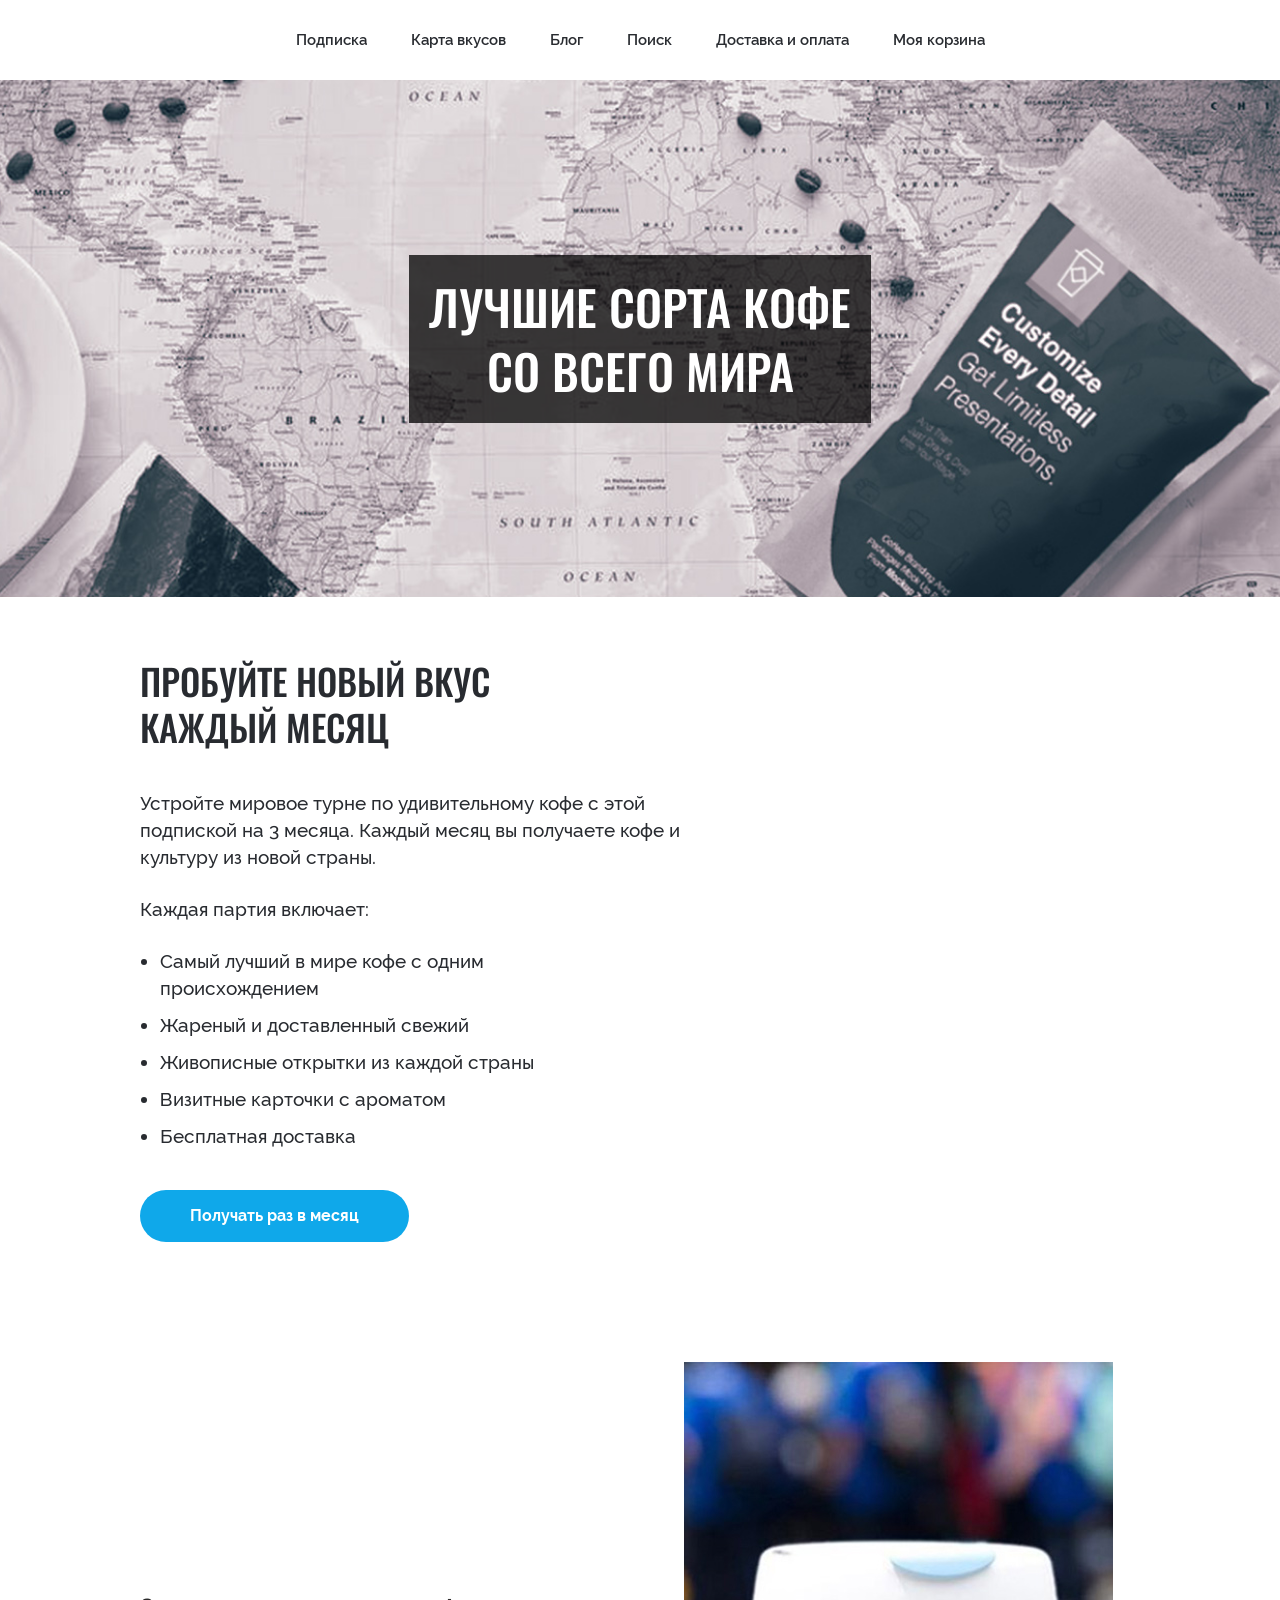
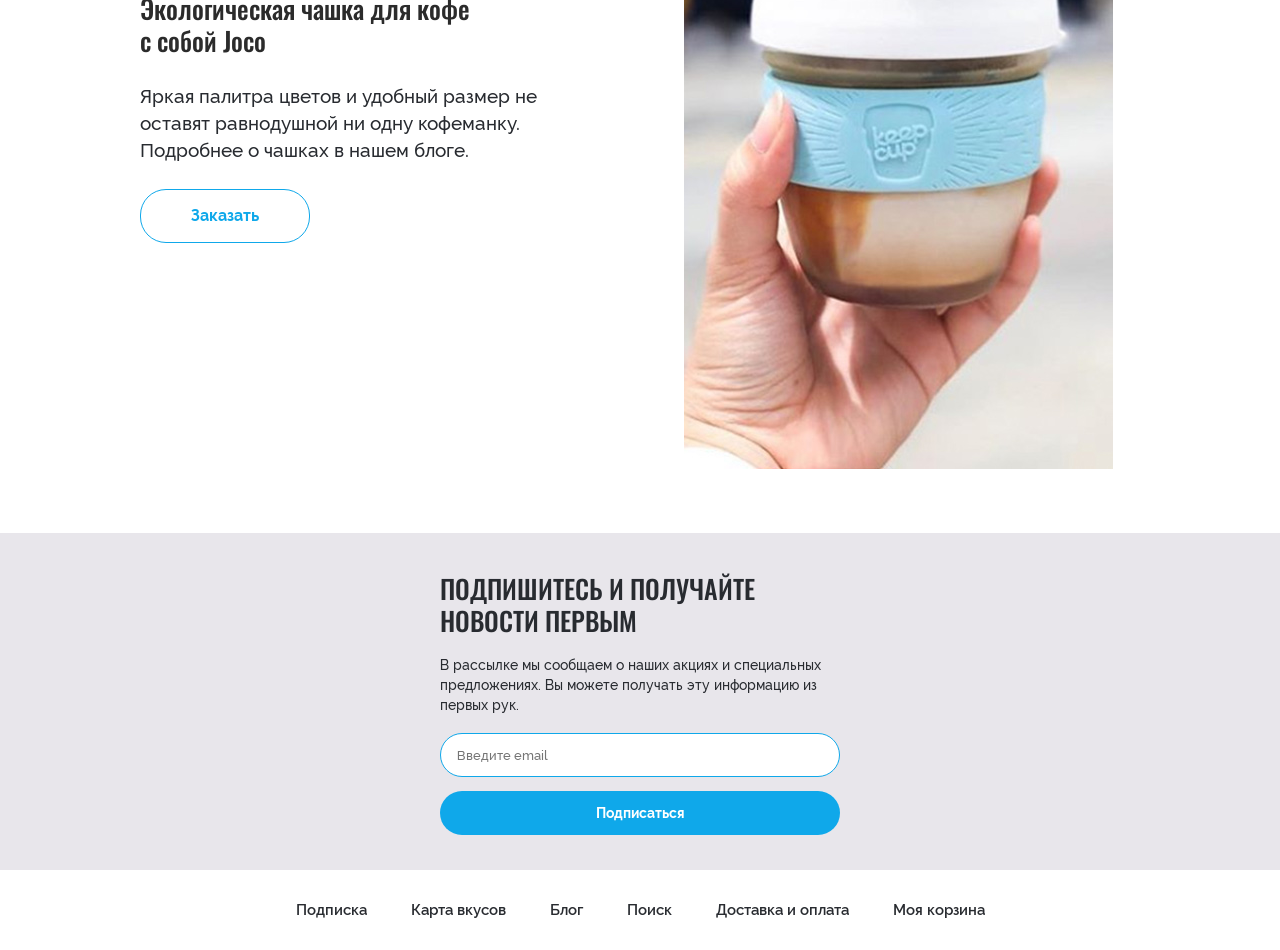
<file: 19 лаба/index.html>
<!DOCTYPE html>
<html>

<head>
    <meta charset="utf-8">
    <title>Coffee Page</title>
    <link href="css/style.css" rel="stylesheet">
    <link href="https://fonts.googleapis.com/css?family=Oswald:500&display=swap&subset=cyrillic" rel="stylesheet">
</head>

<body>
    <div class="top_menu">
        <ul class="menu">
            <li class="menu_item">
                <a href="#" class="menu_link">Подписка</a>
            </li>
            <li class="menu_item">
                <a href="#" class="menu_link">Карта вкусов</a>
            </li>
            <li class="menu_item">
                <a href="#" class="menu_link">Блог</a>
            </li>
            <li class="menu_item">
                <a href="#" class="menu_link">Поиск</a>
            </li>
            <li class="menu_item">
                <a href="#" class="menu_link">Доставка и оплата</a>
            </li>
            <li class="menu_item">
                <a href="#" class="menu_link">Моя корзина</a>
            </li>
        </ul>
    </div>
    <div class="top_block_wrapper">
        <div class="top_block_title_wrapper">
            <h1 class="top_block_title">
                Лучшие сорта кофе<br>со всего мира
            </h1>
        </div>
    </div>
    <div class="content_wrapper">
        <h2 class="content_title">Пробуйте новый вкус<br>каждый месяц</h2>
        <p class="text">
            Устройте мировое турне по удивительному кофе с этой подпиской на 3 месяца. Каждый месяц вы получаете кофе и
            культуру из новой страны.
        </p>
        <p class="text">
            Каждая партия включает:
        </p>
        <ul class="content_list">
            <li class="content_list_item">Самый лучший в мире кофе с одним происхождением</li>
            <li class="content_list_item">Жареный и доставленный свежий</li>
            <li class="content_list_item">Живописные открытки из каждой страны</li>
            <li class="content_list_item">Визитные карточки с ароматом</li>
            <li class="content_list_item">Бесплатная доставка</li>
        </ul>
        <a href="#" class="order_button">Получать раз в месяц</a>
    </div>
    <div class="content_wrapper" id="goodsBlock">
        <div class="order_text_wrapper">
            <h3 class="order_title">Экологическая чашка для кофе с собой Joco</h3>
            <p class="text">
                Яркая палитра цветов и удобный размер не оставят равнодушной ни одну кофеманку. Подробнее о чашках в
                нашем блоге.
            </p>
            <a href="#" class="button_light">Заказать</a>
        </div>
        <div class="order_picture_wrapper">
            <img src="images/coffee.jpg" alt="Coffee">
        </div>
    </div>
    <div class="subscribe_block">
        <div class="subscribe_content">
            <h2 class="subscribe_title">
                Подпишитесь и получайте<br>
                новости первым
            </h2>

            <p class="subscribe_text">
                В рассылке мы сообщаем о наших акциях и специальных
                предложениях. Вы можете получать эту информацию из
                первых рук.
            </p>

            <form class="subscribe_form" action="#" method="get">
                <input class="subscribe_email" type="email" name="email" placeholder="Введите email" required>

                <button class="subscribe_button" type="submit">
                    Подписаться
                </button>
            </form>
        </div>
    </div>
    <div class="bottom_menu">
        <ul class="menu">
            <li class="menu_item">
                <a href="#" class="menu_link">Подписка</a>
            </li>
            <li class="menu_item">
                <a href="#" class="menu_link">Карта вкусов</a>
            </li>
            <li class="menu_item">
                <a href="#" class="menu_link">Блог</a>
            </li>
            <li class="menu_item">
                <a href="#" class="menu_link">Поиск</a>
            </li>
            <li class="menu_item">
                <a href="#" class="menu_link">Доставка и оплата</a>
            </li>
            <li class="menu_item">
                <a href="#" class="menu_link">Моя корзина</a>
            </li>
        </ul>
    </div>
    <script src="js/app.js"></script>
</body>

</html>
</file>
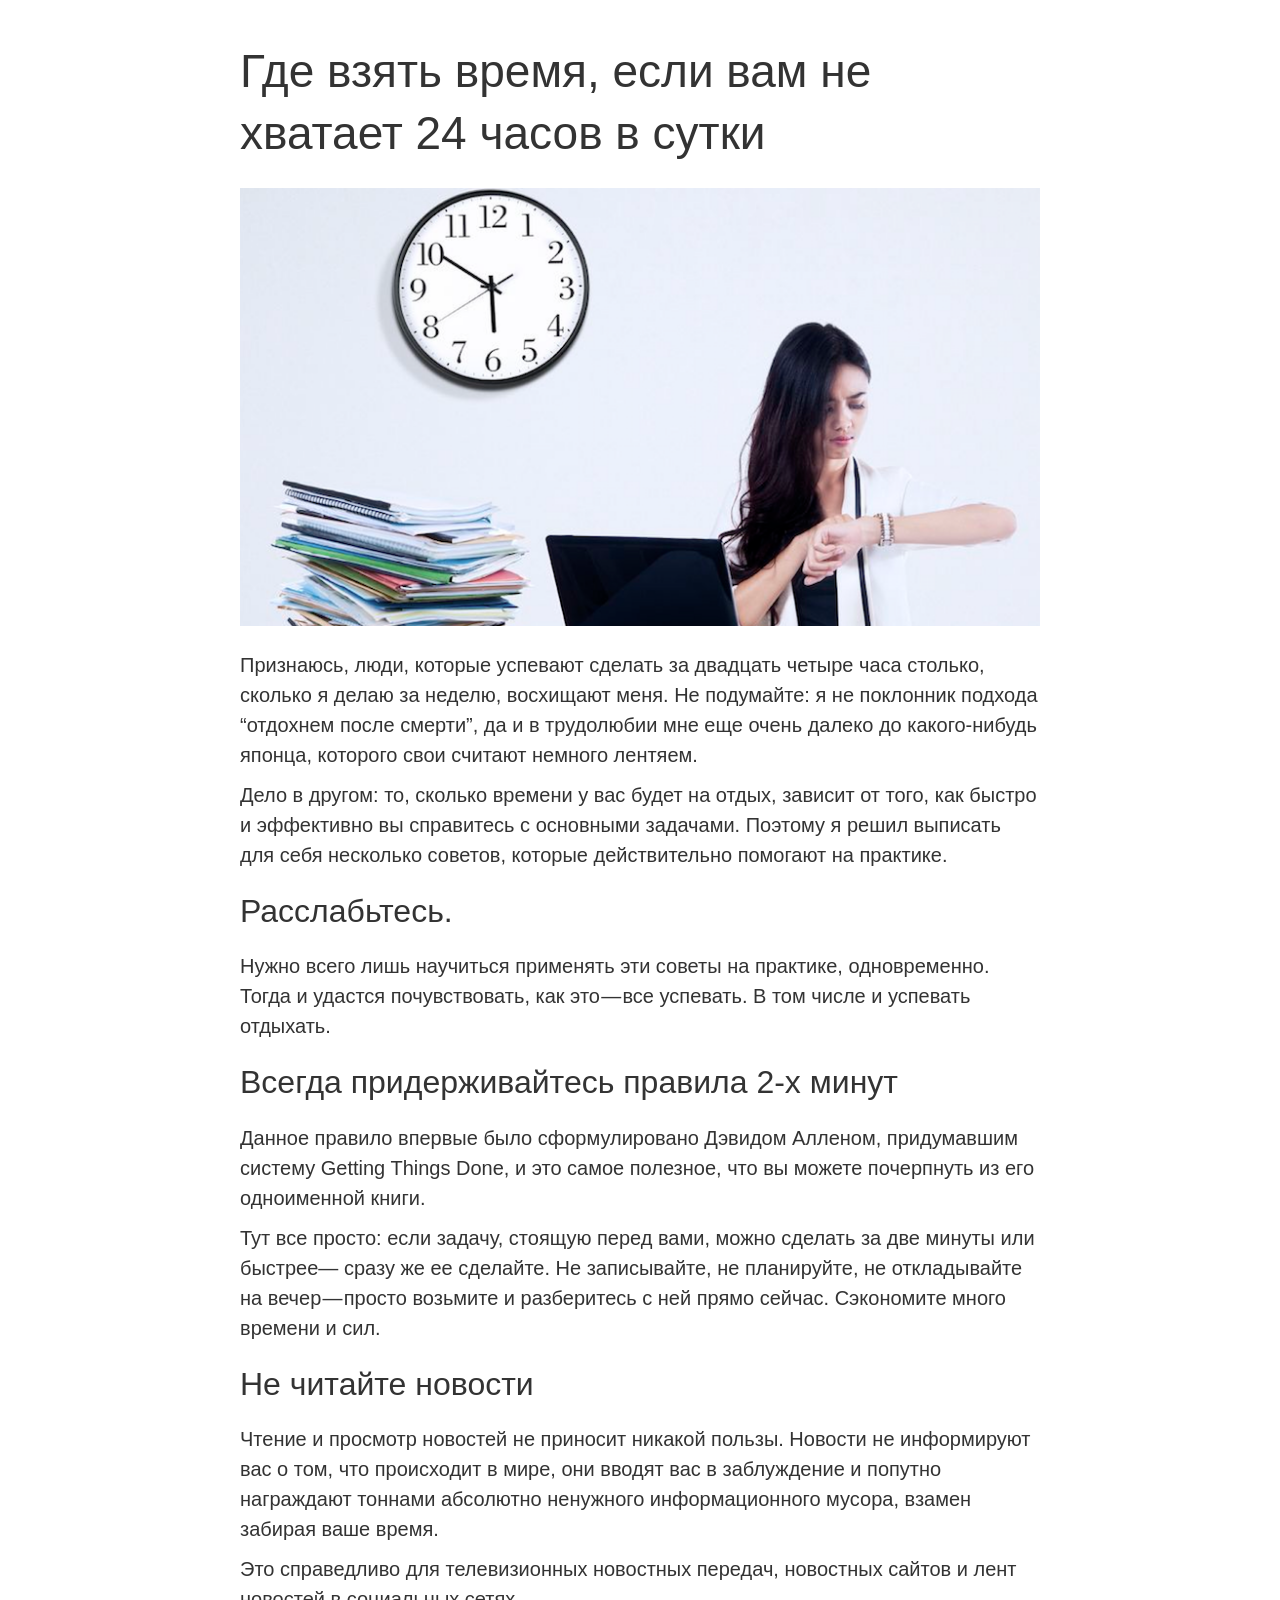
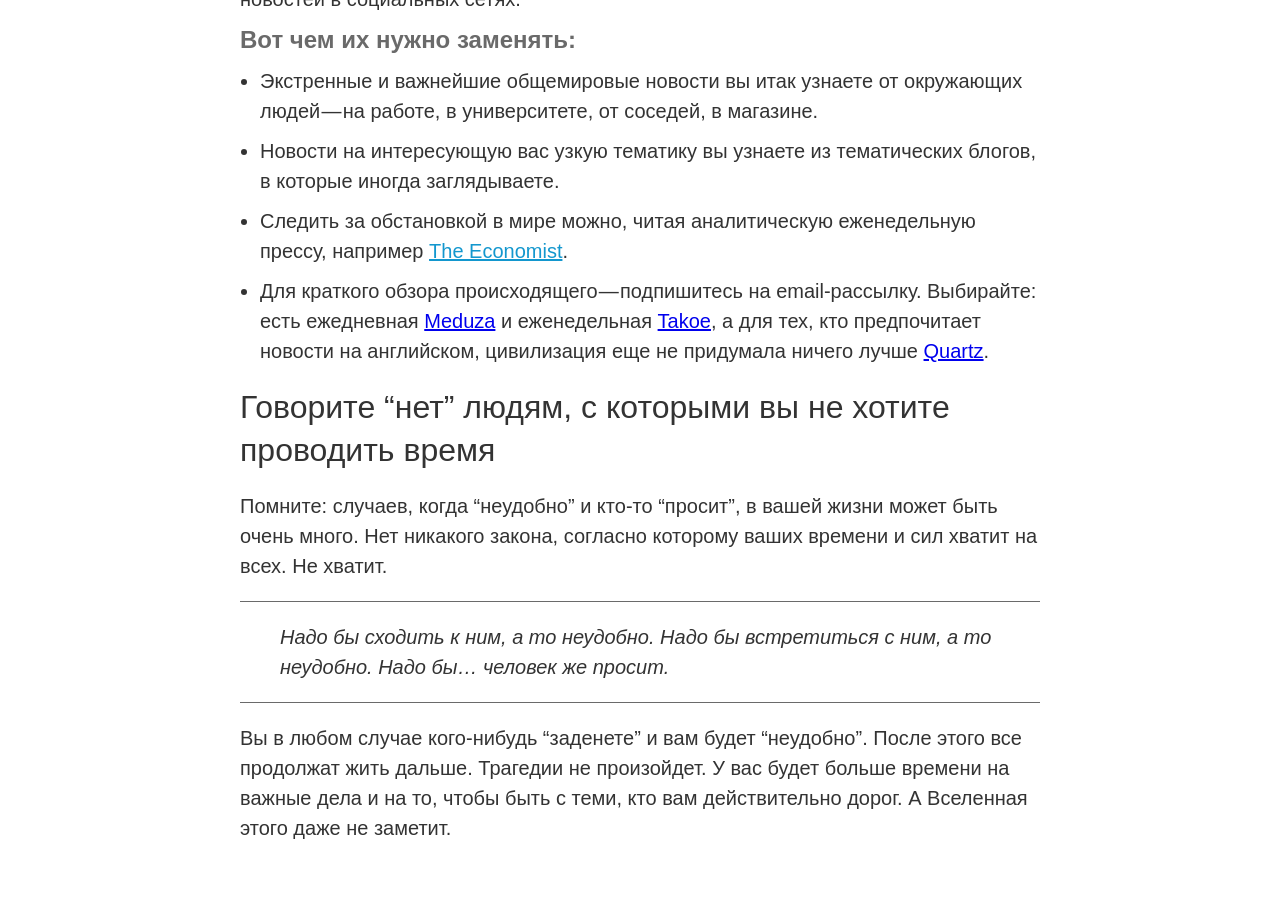
<file: 2-broken-article/index.html>
<!DOCTYPE html>
<html>
    <head>
        <meta charset="utf-8">
        <title>Где взять время, если вам не хватает 24 часов в сутки</title>
        <link href="css/style.css" rel="stylesheet">
    </head>
    <body class="article_wrapper">
        <div class="text_section">
            <h1 class="main_title">Где взять время, если вам не хватает 24 часов в сутки</h1>
            <img src="images/photo.png" alt="Работа и время" class="article_photo">
            <p class="text">
                Признаюсь, люди, которые успевают сделать за двадцать четыре часа столько, сколько я делаю за неделю, восхищают меня. Не подумайте: я не поклонник подхода “отдохнем после смерти”, да и в трудолюбии мне еще очень далеко до какого-нибудь японца, которого свои считают немного лентяем.
            </p>
            <p class="text">
                Дело в другом: то, сколько времени у вас будет на отдых, зависит от того, как быстро и эффективно вы справитесь с основными задачами. Поэтому я решил выписать для себя несколько советов, которые действительно помогают на практике.
            </p>
        </div>

        <div class="text_section">
            <h2 class="paragraph_title">Расслабьтесь.</h2>
            <p class="text">
                Нужно всего лишь научиться применять эти советы на практике, одновременно. Тогда и удастся почувствовать, как это — все успевать. В том числе и успевать отдыхать.
            </p>
        </div>

        <div class="text_section">
            <h2 class="paragraph_title">Всегда придерживайтесь правила 2-х минут</h2>
            <p class="text">
                Данное правило впервые было сформулировано Дэвидом Алленом, придумавшим систему Getting Things Done, и это самое полезное, что вы можете почерпнуть из его одноименной книги.
            </p>
            <p class="text">
                Тут все просто: если задачу, стоящую перед вами, можно сделать за две минуты или быстрее— сразу же ее сделайте. Не записывайте, не планируйте, не откладывайте на вечер — просто возьмите и разберитесь с ней прямо сейчас. Сэкономите много времени и сил.
            </p>
        </div>

        <div class="text_section">
            <h2 class="paragraph_title">Не читайте новости</h2>
            <p class="text">
                Чтение и просмотр новостей не приносит никакой пользы. Новости не информируют вас о том, что происходит в мире, они вводят вас в заблуждение и попутно награждают тоннами абсолютно ненужного информационного мусора, взамен забирая ваше время.
            </p>
            <p class="text">
                Это справедливо для телевизионных новостных передач, новостных сайтов и лент новостей в социальных сетях.
            </p>
            
            <h3 class="list_title">Вот чем их нужно заменять:</h3>
            <ul class="list">
                <li class="list_item">
                    Экстренные и важнейшие общемировые новости вы итак узнаете от окружающих людей — на работе, в университете, от соседей, в магазине.
                </li>
                <li class="list_item">
                    Новости на интересующую вас узкую тематику вы узнаете из тематических блогов, в которые иногда заглядываете.
                </li>
                <li class="list_item">
                    Следить за обстановкой в мире можно, читая аналитическую еженедельную прессу, например <a href="https://www.economist.com/" class="link">The Economist</a>.
                </li>
                <li class="list_item">
                    Для краткого обзора происходящего — подпишитесь на email-рассылку. Выбирайте: есть ежедневная <a href="https://meduza.io/">Meduza</a> и еженедельная <a href="http://takoe.co/">Takoe</a>, а для тех, кто предпочитает новости на английском, цивилизация еще не придумала ничего лучше <a href="https://qz.com/emails/daily-brief/">Quartz</a>.
                </li>
            </ul>
        </div>

        <div class="text_section">
            <h2 class="paragraph_title">Говорите “нет” людям, с которыми вы не хотите проводить время</h2>
            <p class="text">
                Помните: случаев, когда “неудобно” и кто-то “просит”, в вашей жизни может быть очень много. Нет никакого закона, согласно которому ваших времени и сил хватит на всех. Не хватит.
            </p>
            <blockquote class="quote">
                Надо бы сходить к ним, а то неудобно. Надо бы встретиться с ним, а то неудобно. Надо бы… человек же просит.
            </blockquote>
            <p class="text">
                Вы в любом случае кого-нибудь “заденете” и вам будет “неудобно”. После этого все продолжат жить дальше. Трагедии не произойдет. У вас будет больше времени на важные дела и на то, чтобы быть с теми, кто вам действительно дорог. А Вселенная этого даже не заметит.
            </p>
        </div>
    </body>
</html>
</file>
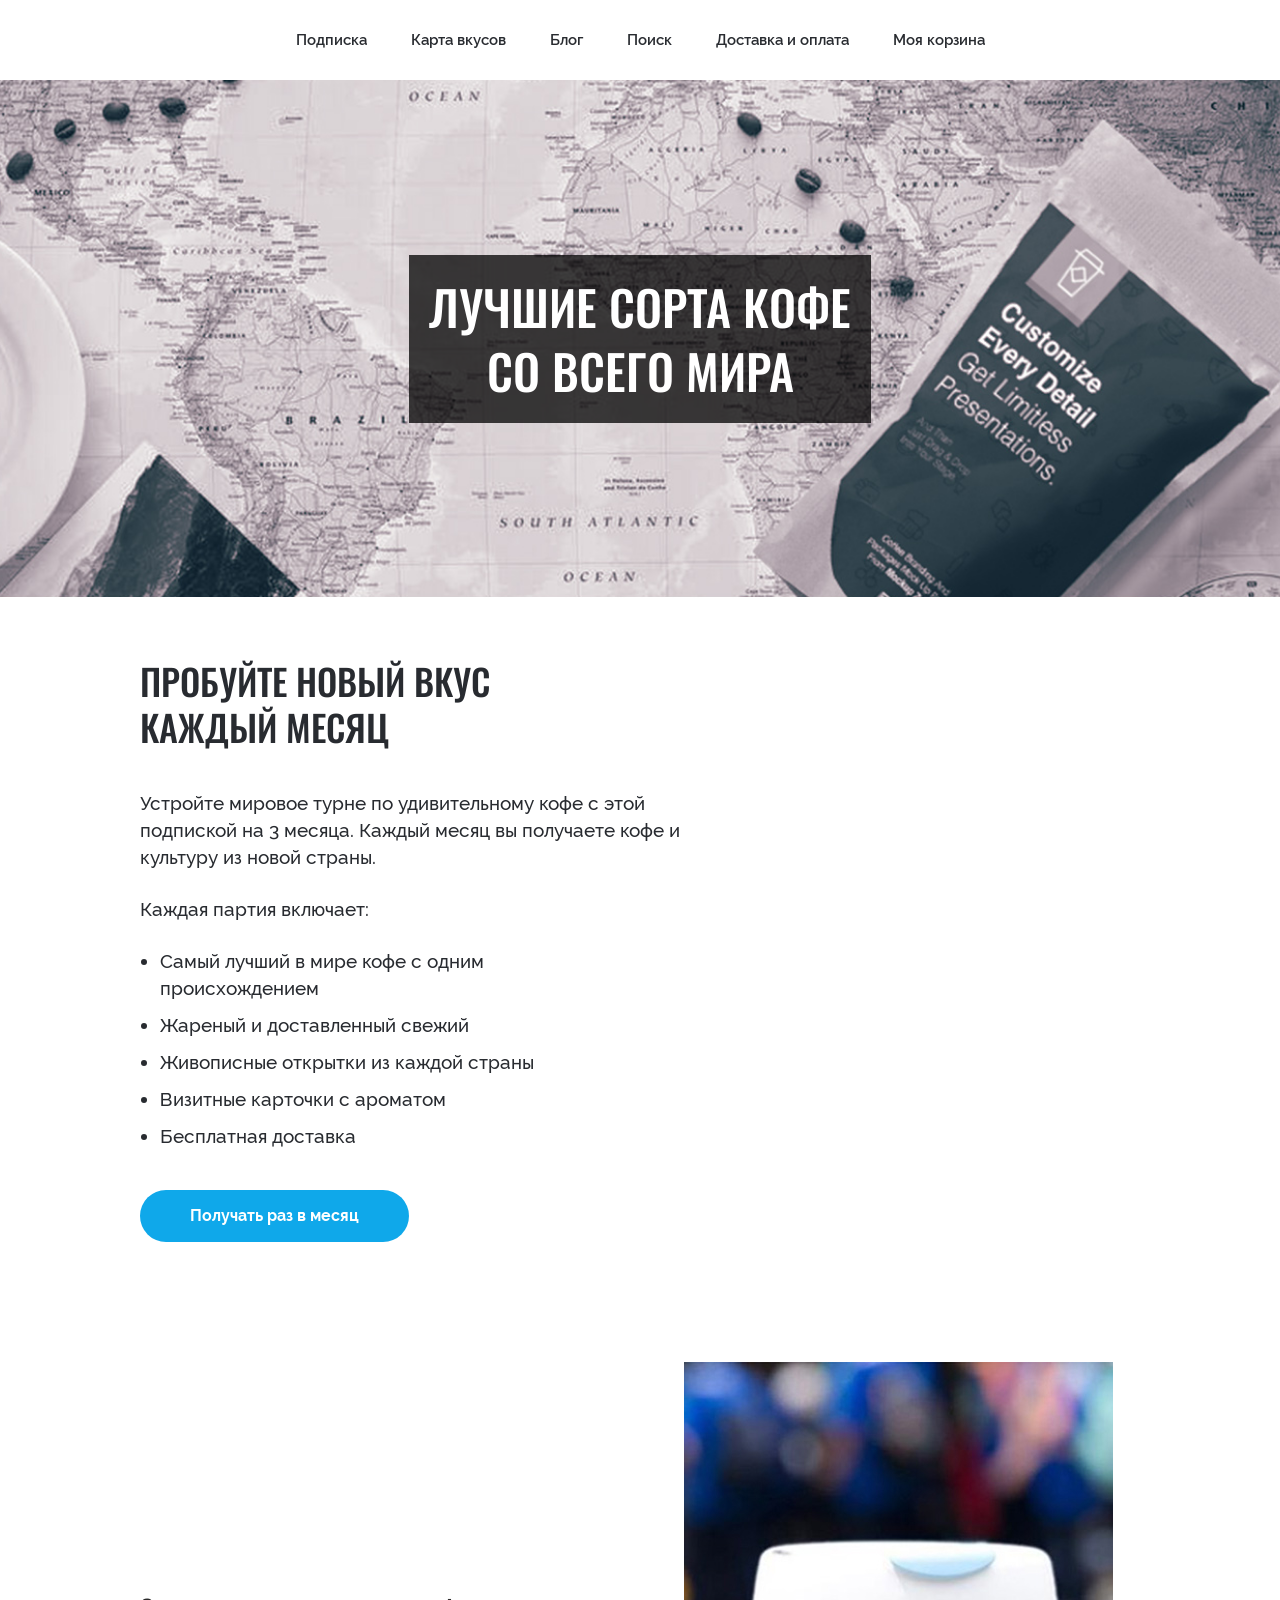
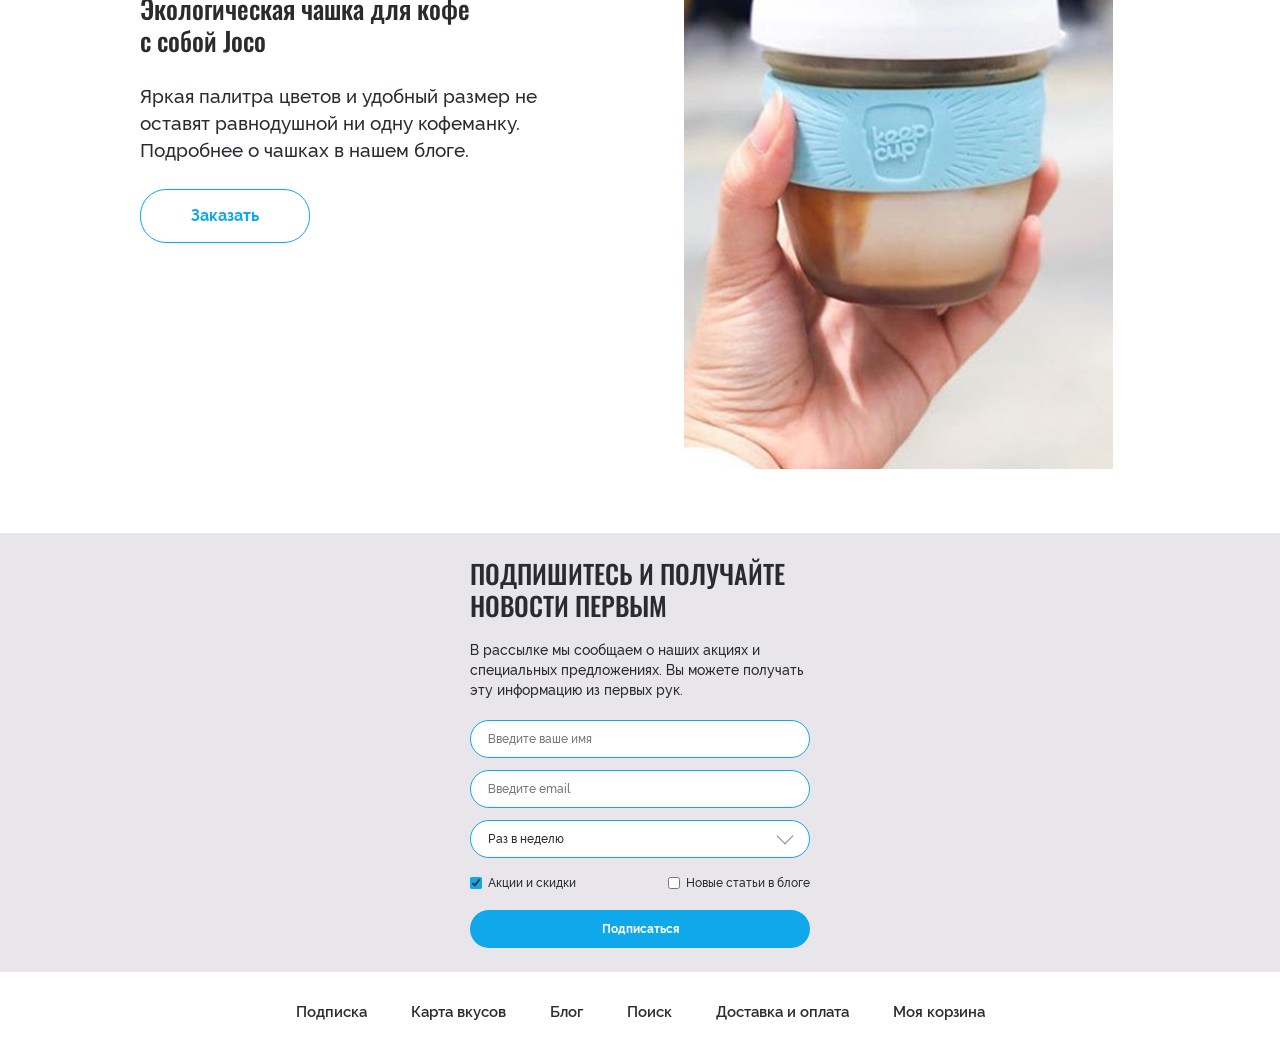
<file: 20 лаба/index.html>
<!DOCTYPE html>
<html>

<head>
    <meta charset="utf-8">
    <title>Coffee Page</title>
    <link href="css/style.css" rel="stylesheet">
    <link href="https://fonts.googleapis.com/css?family=Oswald:500&display=swap&subset=cyrillic" rel="stylesheet">
</head>

<body>
    <div class="top_menu">
        <ul class="menu">
            <li class="menu_item">
                <a href="#" class="menu_link">Подписка</a>
            </li>
            <li class="menu_item">
                <a href="#" class="menu_link">Карта вкусов</a>
            </li>
            <li class="menu_item">
                <a href="#" class="menu_link">Блог</a>
            </li>
            <li class="menu_item">
                <a href="#" class="menu_link">Поиск</a>
            </li>
            <li class="menu_item">
                <a href="#" class="menu_link">Доставка и оплата</a>
            </li>
            <li class="menu_item">
                <a href="#" class="menu_link">Моя корзина</a>
            </li>
        </ul>
    </div>
    <div class="top_block_wrapper">
        <div class="top_block_title_wrapper">
            <h1 class="top_block_title">
                Лучшие сорта кофе<br>со всего мира
            </h1>
        </div>
    </div>
    <div class="content_wrapper">
        <h2 class="content_title">Пробуйте новый вкус<br>каждый месяц</h2>
        <p class="text">
            Устройте мировое турне по удивительному кофе с этой подпиской на 3 месяца. Каждый месяц вы получаете кофе и
            культуру из новой страны.
        </p>
        <p class="text">
            Каждая партия включает:
        </p>
        <ul class="content_list">
            <li class="content_list_item">Самый лучший в мире кофе с одним происхождением</li>
            <li class="content_list_item">Жареный и доставленный свежий</li>
            <li class="content_list_item">Живописные открытки из каждой страны</li>
            <li class="content_list_item">Визитные карточки с ароматом</li>
            <li class="content_list_item">Бесплатная доставка</li>
        </ul>
        <a href="#" class="order_button">Получать раз в месяц</a>
    </div>
    <div class="content_wrapper" id="goodsBlock">
        <div class="order_text_wrapper">
            <h3 class="order_title">Экологическая чашка для кофе с собой Joco</h3>
            <p class="text">
                Яркая палитра цветов и удобный размер не оставят равнодушной ни одну кофеманку. Подробнее о чашках в
                нашем блоге.
            </p>
            <a href="#" class="button_light">Заказать</a>
        </div>
        <div class="order_picture_wrapper">
            <img src="images/coffee.jpg" alt="Coffee">
        </div>
    </div>


<div class="subscribe_block">
    <div class="subscribe_content">
        <h2 class="subscribe_title">
            Подпишитесь и получайте<br>
            новости первым
        </h2>

        <p class="subscribe_text">
            В рассылке мы сообщаем о наших акциях и специальных
            предложениях. Вы можете получать эту информацию из
            первых рук.
        </p>

        <form class="subscribe_form" action="#" method="get">

            <input
                class="subscribe_input"
                type="text"
                name="name"
                placeholder="Введите ваше имя"
                required
            >

            <input
                class="subscribe_input"
                type="text"
                name="email"
                placeholder="Введите email"
                required
            >

            <div class="frequency_wrapper">
                <select class="subscribe_select" name="frequency">
                    <option value="weekly">Раз в неделю</option>
                    <option value="daily">Каждый день</option>
                    <option value="monthly">Раз в месяц</option>
                </select>
            </div>

            <div class="subscribe_options">
                <label class="subscribe_option">
                    <input type="checkbox" name="news[]" value="offers" checked>
                    <span>Акции и скидки</span>
                </label>

                <label class="subscribe_option">
                    <input type="checkbox" name="news[]" value="blog">
                    <span>Новые статьи в блоге</span>
                </label>
            </div>

            <button class="subscribe_button" type="submit">
                Подписаться
            </button>

        </form>
    </div>
</div>


    <div class="bottom_menu">
        <ul class="menu">
            <li class="menu_item">
                <a href="#" class="menu_link">Подписка</a>
            </li>
            <li class="menu_item">
                <a href="#" class="menu_link">Карта вкусов</a>
            </li>
            <li class="menu_item">
                <a href="#" class="menu_link">Блог</a>
            </li>
            <li class="menu_item">
                <a href="#" class="menu_link">Поиск</a>
            </li>
            <li class="menu_item">
                <a href="#" class="menu_link">Доставка и оплата</a>
            </li>
            <li class="menu_item">
                <a href="#" class="menu_link">Моя корзина</a>
            </li>
        </ul>
    </div>
    <script src="js/app.js"></script>
</body>

</html>
</file>
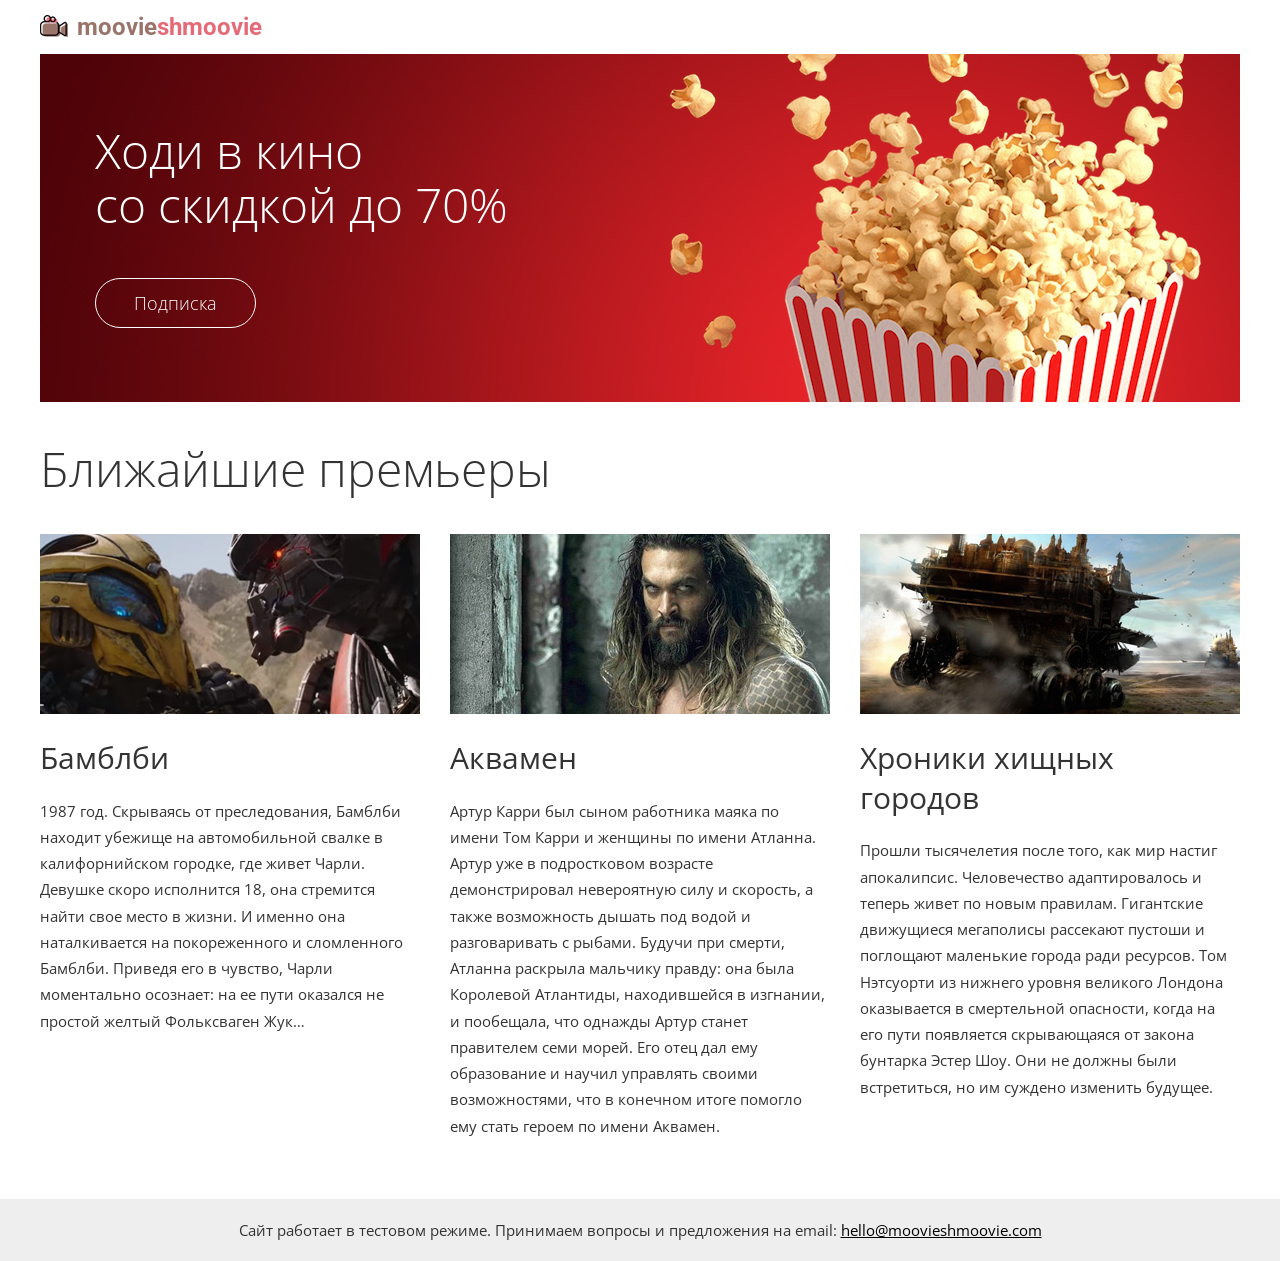
<file: 21 лаба/index.html>
<!DOCTYPE html>
<html>
    <head>
        <meta charset="utf-8">
        <link href="css/style.css" rel="stylesheet">
        <link href="https://fonts.googleapis.com/css?family=Open+Sans:300,400,600|Roboto:700&amp;subset=cyrillic" rel="stylesheet">
    </head>
    <body>
        <div class="content_wrapper">
            <div class="topmenu">
                <div class="top_logo">
                    moovie<span class="secondary_color">shmoovie</span>
                </div>
            </div>
            <div class="top_block">
                <div class="promo_block">
                    <h1 class="promo_title">
                        Ходи в кино<br>
                        со скидкой до 70%
                    </h1>
                    <button class="promo_button">Подписка</button>
                </div>
            </div>
            <div class="main_wrapper">
                <h2 class="moovies_title">Ближайшие премьеры</h2>
                <div class="moovies_wrapper">
                    <div class="moovie_container">
                        <img class="moovie_poster" src="images/bumblebee.jpg" alt="Бамблби">
                        <h3 class="moovie_title">Бамблби</h3>
                        <p class="moovie_description">
                            1987 год. Скрываясь от преследования, Бамблби находит убежище на автомобильной свалке в калифорнийском городке, где живет Чарли. Девушке скоро исполнится 18, она стремится найти свое место в жизни. И именно она наталкивается на покореженного и сломленного Бамблби. Приведя его в чувство, Чарли моментально осознает: на ее пути оказался не простой желтый Фольксваген Жук…
                        </p>
                    </div>
                    <div class="moovie_container">
                        <img class="moovie_poster" src="images/aquaman.jpg" alt="Аквамен">
                        <h3 class="moovie_title">Аквамен</h3>
                        <p class="moovie_description">
                            Артур Карри был сыном работника маяка по имени Том Карри и женщины по имени Атланна. Артур уже в подростковом возрасте демонстрировал невероятную силу и скорость, а также возможность дышать под водой и разговаривать с рыбами. Будучи при смерти, Атланна раскрыла мальчику правду: она была Королевой Атлантиды, находившейся в изгнании, и пообещала, что однажды Артур станет правителем семи морей. Его отец дал ему образование и научил управлять своими возможностями, что в конечном итоге помогло ему стать героем по имени Аквамен.
                        </p>
                    </div>
                    <div class="moovie_container last">
                        <img class="moovie_poster" src="images/chronicles.jpg" alt="Хроники хищных городов">
                        <h3 class="moovie_title">Хроники хищных городов</h3>
                        <p class="moovie_description">
                            Прошли тысячелетия после того, как мир настиг апокалипсис. Человечество адаптировалось и теперь живет по новым правилам. Гигантские движущиеся мегаполисы рассекают пустоши и поглощают маленькие города ради ресурсов. Том Нэтсуорти из нижнего уровня великого Лондона оказывается в смертельной опасности, когда на его пути появляется скрывающаяся от закона бунтарка Эстер Шоу. Они не должны были встретиться, но им суждено изменить будущее.
                        </p>
                    </div>
                    <div class="clear"></div>
                </div>
            </div>
        </div>
        <div class="footer">
            <div class="footer_container">
              <p class="copyright">Сайт работает в тестовом режиме. Принимаем вопросы и предложения на email: <a href="mailto:hello@moovieshmoovie.com" class="footer_link">hello@moovieshmoovie.com</a></p>
            </div>
        </div>
    </body>
</html>
</file>
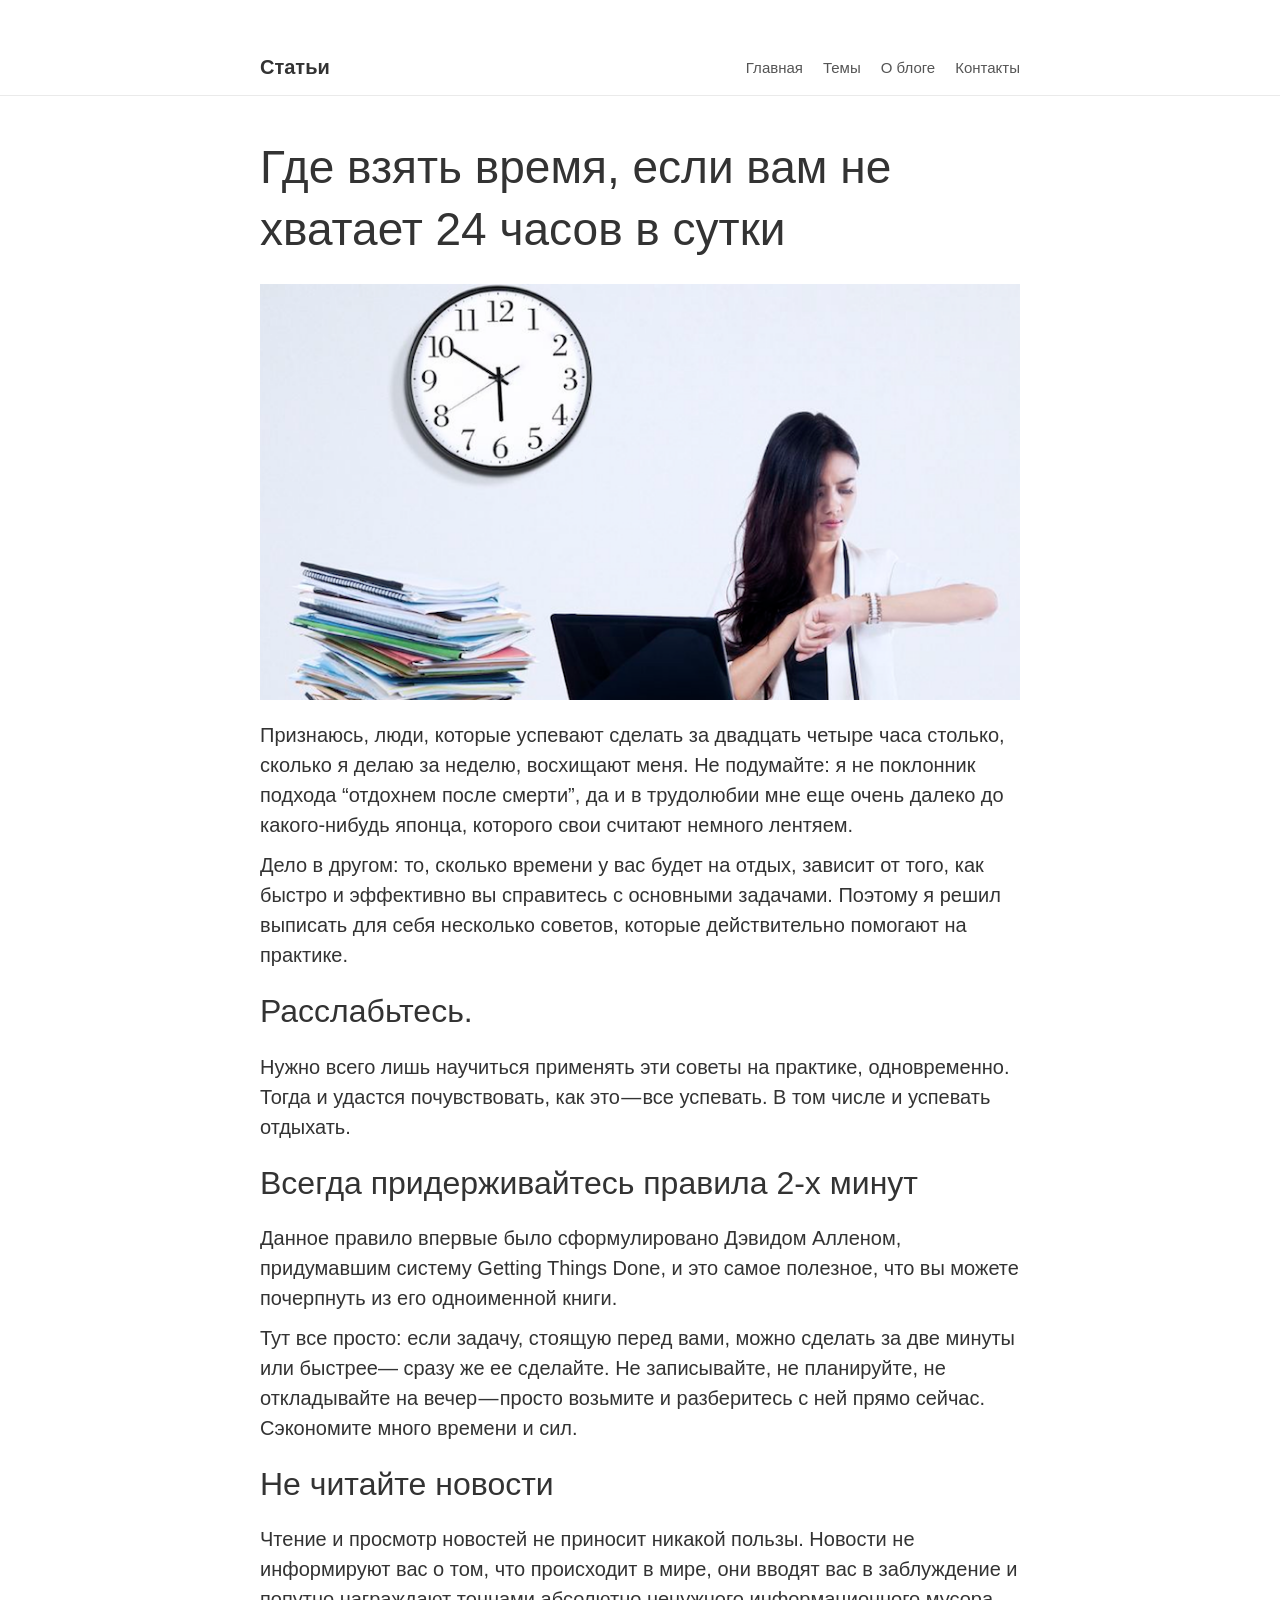
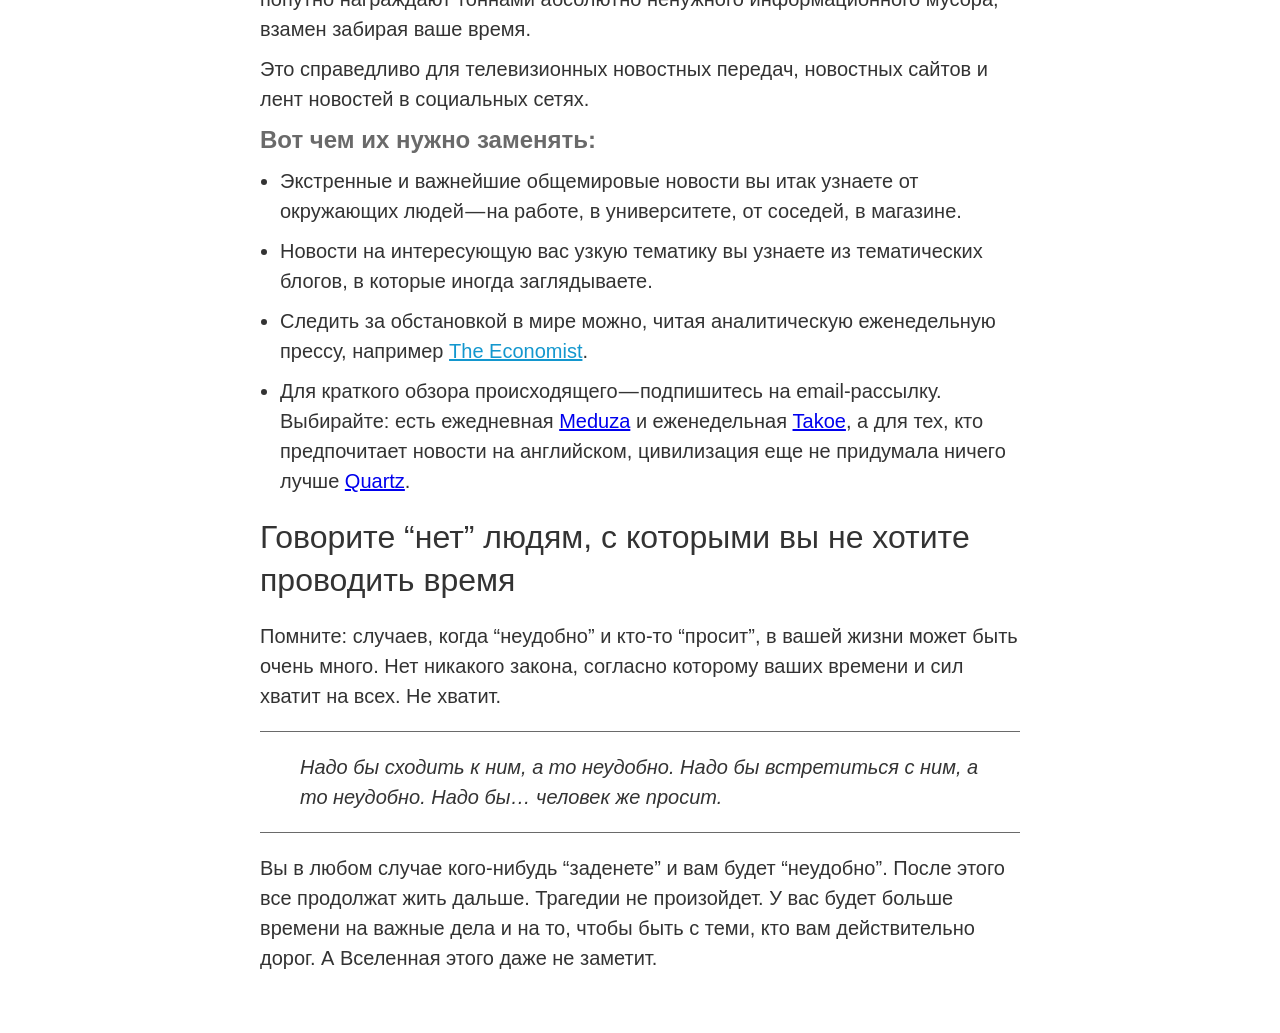
<file: 25 лаба/index.html>
<!DOCTYPE html>
<html>

<head>
    <meta charset="utf-8">
    <meta name="viewport" content="width=device-width, initial-scale=1.0">
    <title>Где взять время, если вам не хватает 24 часов в сутки</title>
    <link href="css/style.css" rel="stylesheet">
</head>

<body class="article_wrapper">
    <header class="header">
        <div class="header_container">
            <a href="#" class="logo">Статьи</a>
            <nav class="nav_menu">
                <a href="#" class="nav_link">Главная</a>
                <a href="#" class="nav_link">Темы</a>
                <a href="#" class="nav_link">О блоге</a>
                <a href="#" class="nav_link">Контакты</a>
            </nav>
            <button class="hamburger" aria-label="Открыть меню">
                <span class="hamburger_line"></span>
                <span class="hamburger_line"></span>
                <span class="hamburger_line"></span>
            </button>
        </div>
    </header>
    <div class="text_section">
        <h1 class="main_title">Где взять время, если вам не хватает 24 часов в сутки</h1>
        <img src="images/photo.png" alt="Работа и время" class="article_photo">
        <p class="text">
            Признаюсь, люди, которые успевают сделать за двадцать четыре часа столько, сколько я делаю за неделю,
            восхищают меня. Не подумайте: я не поклонник подхода “отдохнем после смерти”, да и в трудолюбии мне еще
            очень далеко до какого-нибудь японца, которого свои считают немного лентяем.
        </p>
        <p class="text">
            Дело в другом: то, сколько времени у вас будет на отдых, зависит от того, как быстро и эффективно вы
            справитесь с основными задачами. Поэтому я решил выписать для себя несколько советов, которые действительно
            помогают на практике.
        </p>
    </div>

    <div class="text_section">
        <h2 class="paragraph_title">Расслабьтесь.</h2>
        <p class="text">
            Нужно всего лишь научиться применять эти советы на практике, одновременно. Тогда и удастся почувствовать,
            как это — все успевать. В том числе и успевать отдыхать.
        </p>
    </div>

    <div class="text_section">
        <h2 class="paragraph_title">Всегда придерживайтесь правила 2-х минут</h2>
        <p class="text">
            Данное правило впервые было сформулировано Дэвидом Алленом, придумавшим систему Getting Things Done, и это
            самое полезное, что вы можете почерпнуть из его одноименной книги.
        </p>
        <p class="text">
            Тут все просто: если задачу, стоящую перед вами, можно сделать за две минуты или быстрее— сразу же ее
            сделайте. Не записывайте, не планируйте, не откладывайте на вечер — просто возьмите и разберитесь с ней
            прямо сейчас. Сэкономите много времени и сил.
        </p>
    </div>

    <div class="text_section">
        <h2 class="paragraph_title">Не читайте новости</h2>
        <p class="text">
            Чтение и просмотр новостей не приносит никакой пользы. Новости не информируют вас о том, что происходит в
            мире, они вводят вас в заблуждение и попутно награждают тоннами абсолютно ненужного информационного мусора,
            взамен забирая ваше время.
        </p>
        <p class="text">
            Это справедливо для телевизионных новостных передач, новостных сайтов и лент новостей в социальных сетях.
        </p>

        <h3 class="list_title">Вот чем их нужно заменять:</h3>
        <ul class="list">
            <li class="list_item">
                Экстренные и важнейшие общемировые новости вы итак узнаете от окружающих людей — на работе, в
                университете, от соседей, в магазине.
            </li>
            <li class="list_item">
                Новости на интересующую вас узкую тематику вы узнаете из тематических блогов, в которые иногда
                заглядываете.
            </li>
            <li class="list_item">
                Следить за обстановкой в мире можно, читая аналитическую еженедельную прессу, например <a
                    href="https://www.economist.com/" class="link">The Economist</a>.
            </li>
            <li class="list_item">
                Для краткого обзора происходящего — подпишитесь на email-рассылку. Выбирайте: есть ежедневная <a
                    href="https://meduza.io/">Meduza</a> и еженедельная <a href="http://takoe.co/">Takoe</a>, а для тех,
                кто предпочитает новости на английском, цивилизация еще не придумала ничего лучше <a
                    href="https://qz.com/emails/daily-brief/">Quartz</a>.
            </li>
        </ul>
    </div>

    <div class="text_section">
        <h2 class="paragraph_title">Говорите “нет” людям, с которыми вы не хотите проводить время</h2>
        <p class="text">
            Помните: случаев, когда “неудобно” и кто-то “просит”, в вашей жизни может быть очень много. Нет никакого
            закона, согласно которому ваших времени и сил хватит на всех. Не хватит.
        </p>
        <blockquote class="quote">
            Надо бы сходить к ним, а то неудобно. Надо бы встретиться с ним, а то неудобно. Надо бы… человек же просит.
        </blockquote>
        <p class="text">
            Вы в любом случае кого-нибудь “заденете” и вам будет “неудобно”. После этого все продолжат жить дальше.
            Трагедии не произойдет. У вас будет больше времени на важные дела и на то, чтобы быть с теми, кто вам
            действительно дорог. А Вселенная этого даже не заметит.
        </p>
    </div>
</body>

</html>
</file>
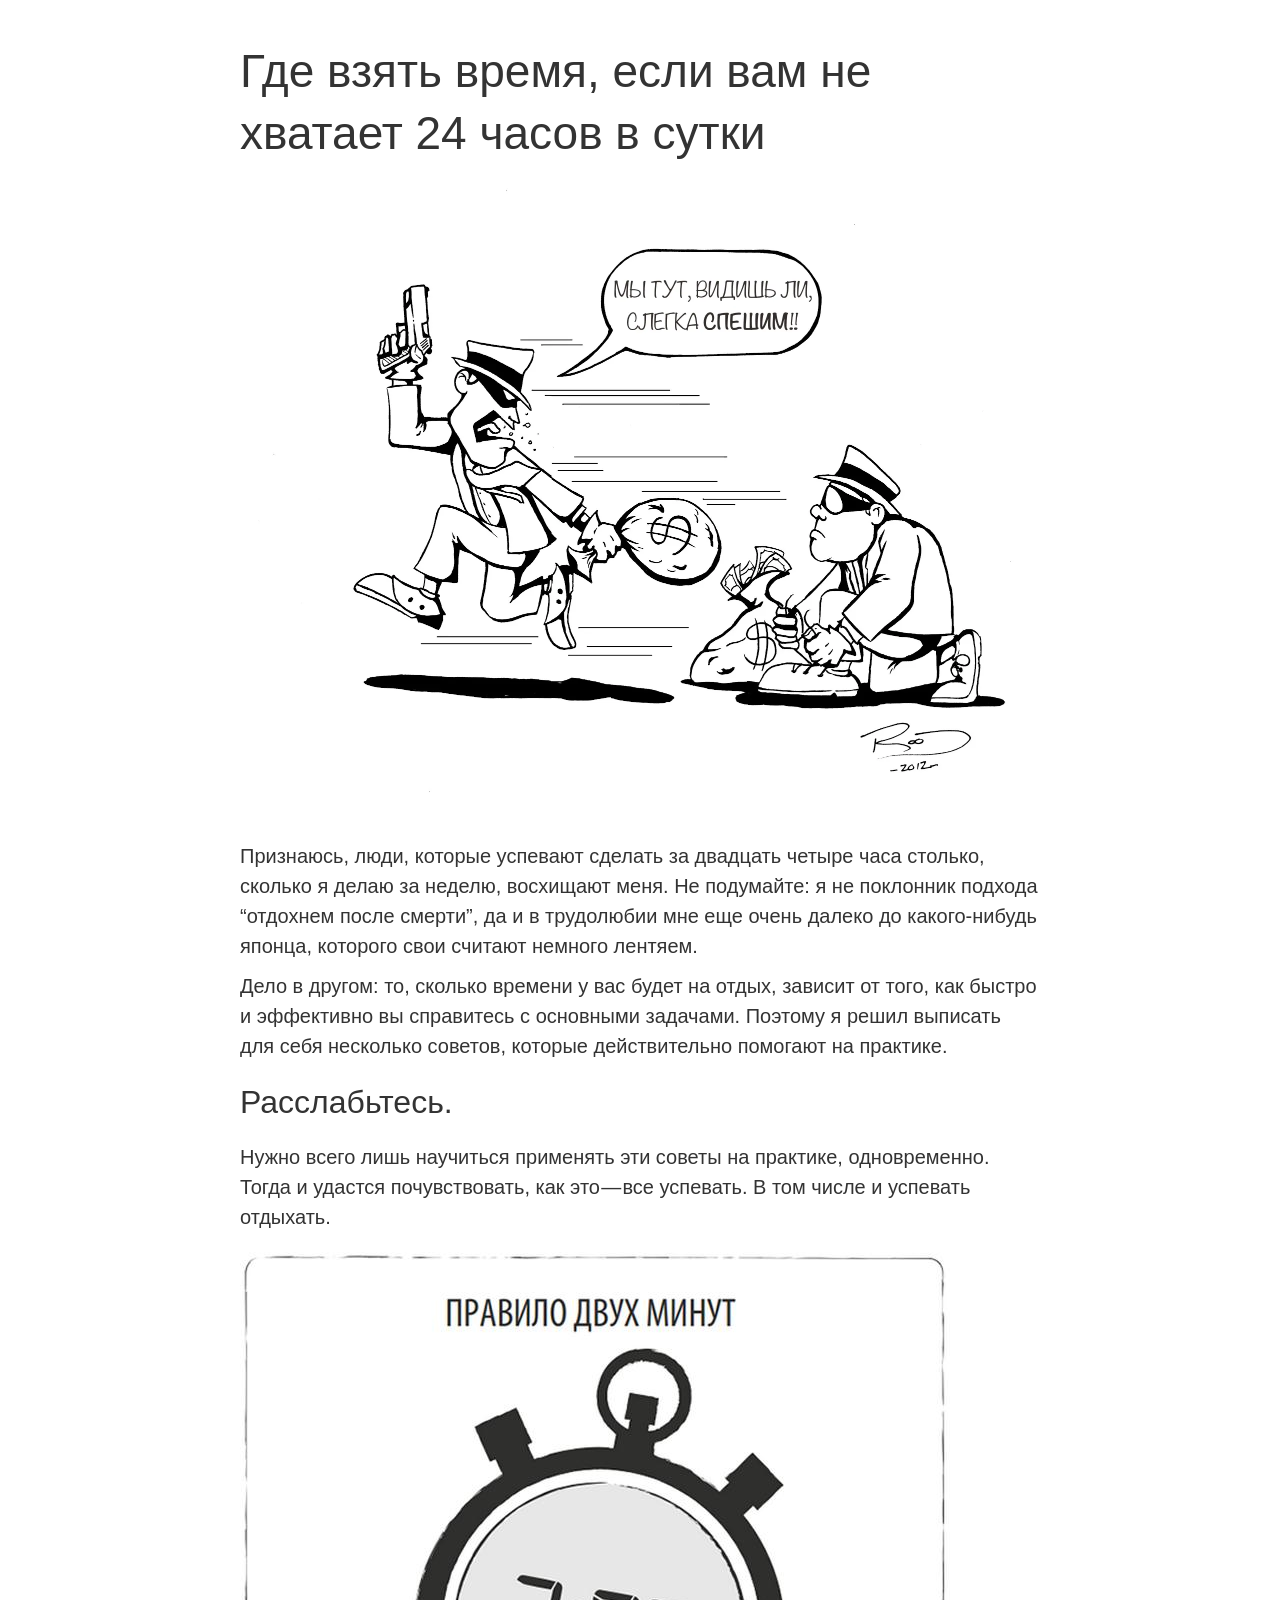
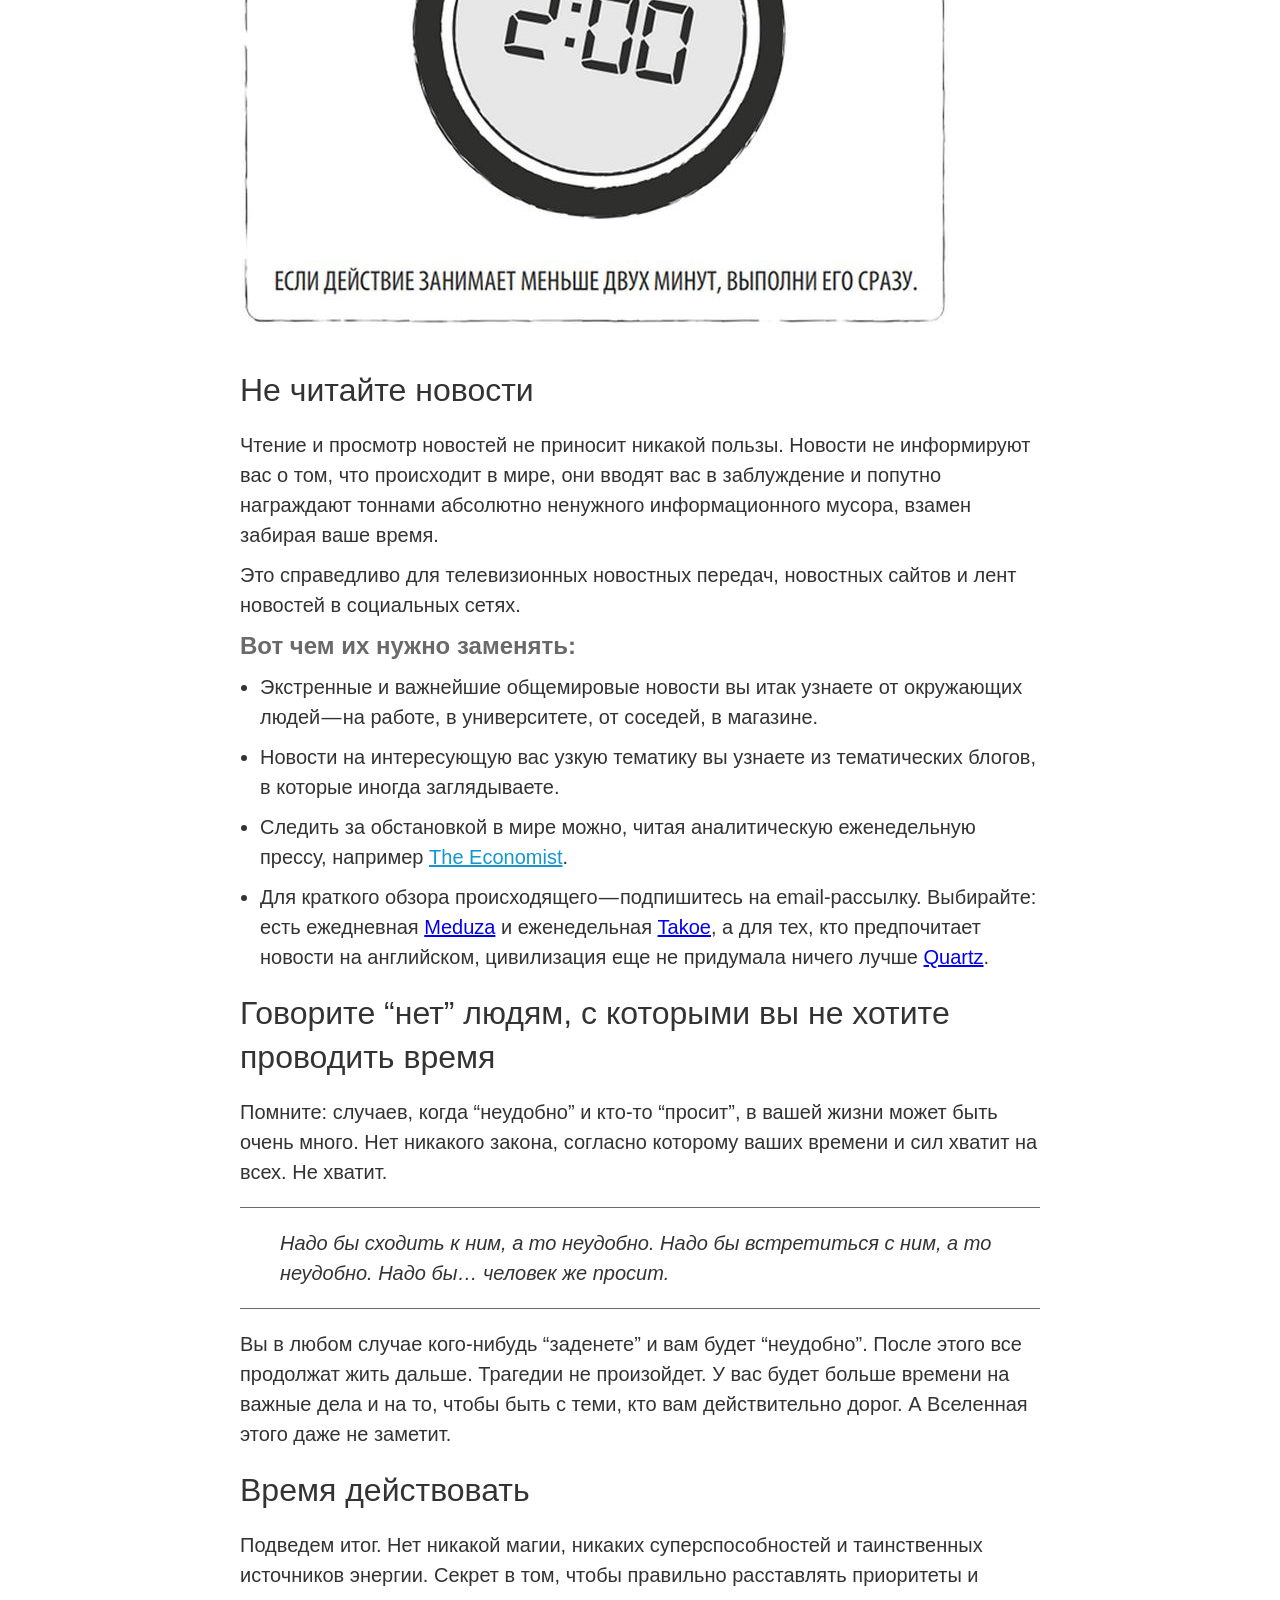
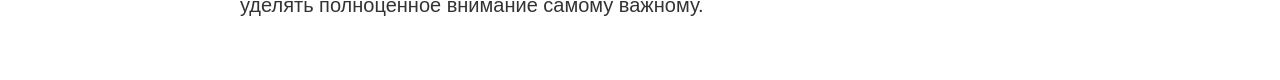
<file: 3-old-article/index.html>
<!DOCTYPE html>
<html>
    <head>
        <meta charset="utf-8">
        <title>Где взять время, если вам не хватает 24 часов в сутки</title>
        <link href="css/style.css" rel="stylesheet">
    </head>
    <body class="article_wrapper">
        <div class="text_section">
            <h1 class="main_title">Где взять время, если вам не хватает 24 часов в сутки</h1>
            <img src="images/Grabitel.webp" alt="Работа и время" class="article_photo">
            <p class="text">
                Признаюсь, люди, которые успевают сделать за двадцать четыре часа столько, сколько я делаю за неделю, восхищают меня. Не подумайте: я не поклонник подхода “отдохнем после смерти”, да и в трудолюбии мне еще очень далеко до какого-нибудь японца, которого свои считают немного лентяем.
            </p>
            <p class="text">
                Дело в другом: то, сколько времени у вас будет на отдых, зависит от того, как быстро и эффективно вы справитесь с основными задачами. Поэтому я решил выписать для себя несколько советов, которые действительно помогают на практике.
            </p>
        </div>

        <div class="text_section">
            <h2 class="paragraph_title">Расслабьтесь.</h2>
            <p class="text">
                Нужно всего лишь научиться применять эти советы на практике, одновременно. Тогда и удастся почувствовать, как это — все успевать. В том числе и успевать отдыхать.
            </p>
        </div>

        <div class="text_section">
            <img src="images/1635569.jpg" alt="Работа и время" class="article_photo">
        </div>

        <div class="text_section">
            <h2 class="paragraph_title">Не читайте новости</h2>
            <p class="text">
                Чтение и просмотр новостей не приносит никакой пользы. Новости не информируют вас о том, что происходит в мире, они вводят вас в заблуждение и попутно награждают тоннами абсолютно ненужного информационного мусора, взамен забирая ваше время.
            </p>
            <p class="text">
                Это справедливо для телевизионных новостных передач, новостных сайтов и лент новостей в социальных сетях.
            </p>
            
            <h3 class="list_title">Вот чем их нужно заменять:</h3>
            <ul class="list">
                <li class="list_item">
                    Экстренные и важнейшие общемировые новости вы итак узнаете от окружающих людей — на работе, в университете, от соседей, в магазине.
                </li>
                <li class="list_item">
                    Новости на интересующую вас узкую тематику вы узнаете из тематических блогов, в которые иногда заглядываете.
                </li>
                <li class="list_item">
                    Следить за обстановкой в мире можно, читая аналитическую еженедельную прессу, например <a href="https://www.economist.com/" class="link">The Economist</a>.
                </li>
                <li class="list_item">
                    Для краткого обзора происходящего — подпишитесь на email-рассылку. Выбирайте: есть ежедневная <a href="https://meduza.io/">Meduza</a> и еженедельная <a href="http://takoe.co/">Takoe</a>, а для тех, кто предпочитает новости на английском, цивилизация еще не придумала ничего лучше <a href="https://qz.com/emails/daily-brief/">Quartz</a>.
                </li>
            </ul>
        </div>

        <div class="text_section">
            <h2 class="paragraph_title">Говорите “нет” людям, с которыми вы не хотите проводить время</h2>
            <p class="text">
                Помните: случаев, когда “неудобно” и кто-то “просит”, в вашей жизни может быть очень много. Нет никакого закона, согласно которому ваших времени и сил хватит на всех. Не хватит.
            </p>
            <blockquote class="quote">
                Надо бы сходить к ним, а то неудобно. Надо бы встретиться с ним, а то неудобно. Надо бы… человек же просит.
            </blockquote>
            <p class="text">
                Вы в любом случае кого-нибудь “заденете” и вам будет “неудобно”. После этого все продолжат жить дальше. Трагедии не произойдет. У вас будет больше времени на важные дела и на то, чтобы быть с теми, кто вам действительно дорог. А Вселенная этого даже не заметит.
            </p>
        </div>
        <div class="text_section">
            <h2 class="paragraph_title">Время действовать</h2>
            <p class="text">
                Подведем итог. Нет никакой магии, никаких суперспособностей и таинственных источников энергии. Секрет в том, чтобы правильно расставлять приоритеты и уделять полноценное внимание самому важному.
            </p>
        </div>
    </body>
</html>
</file>
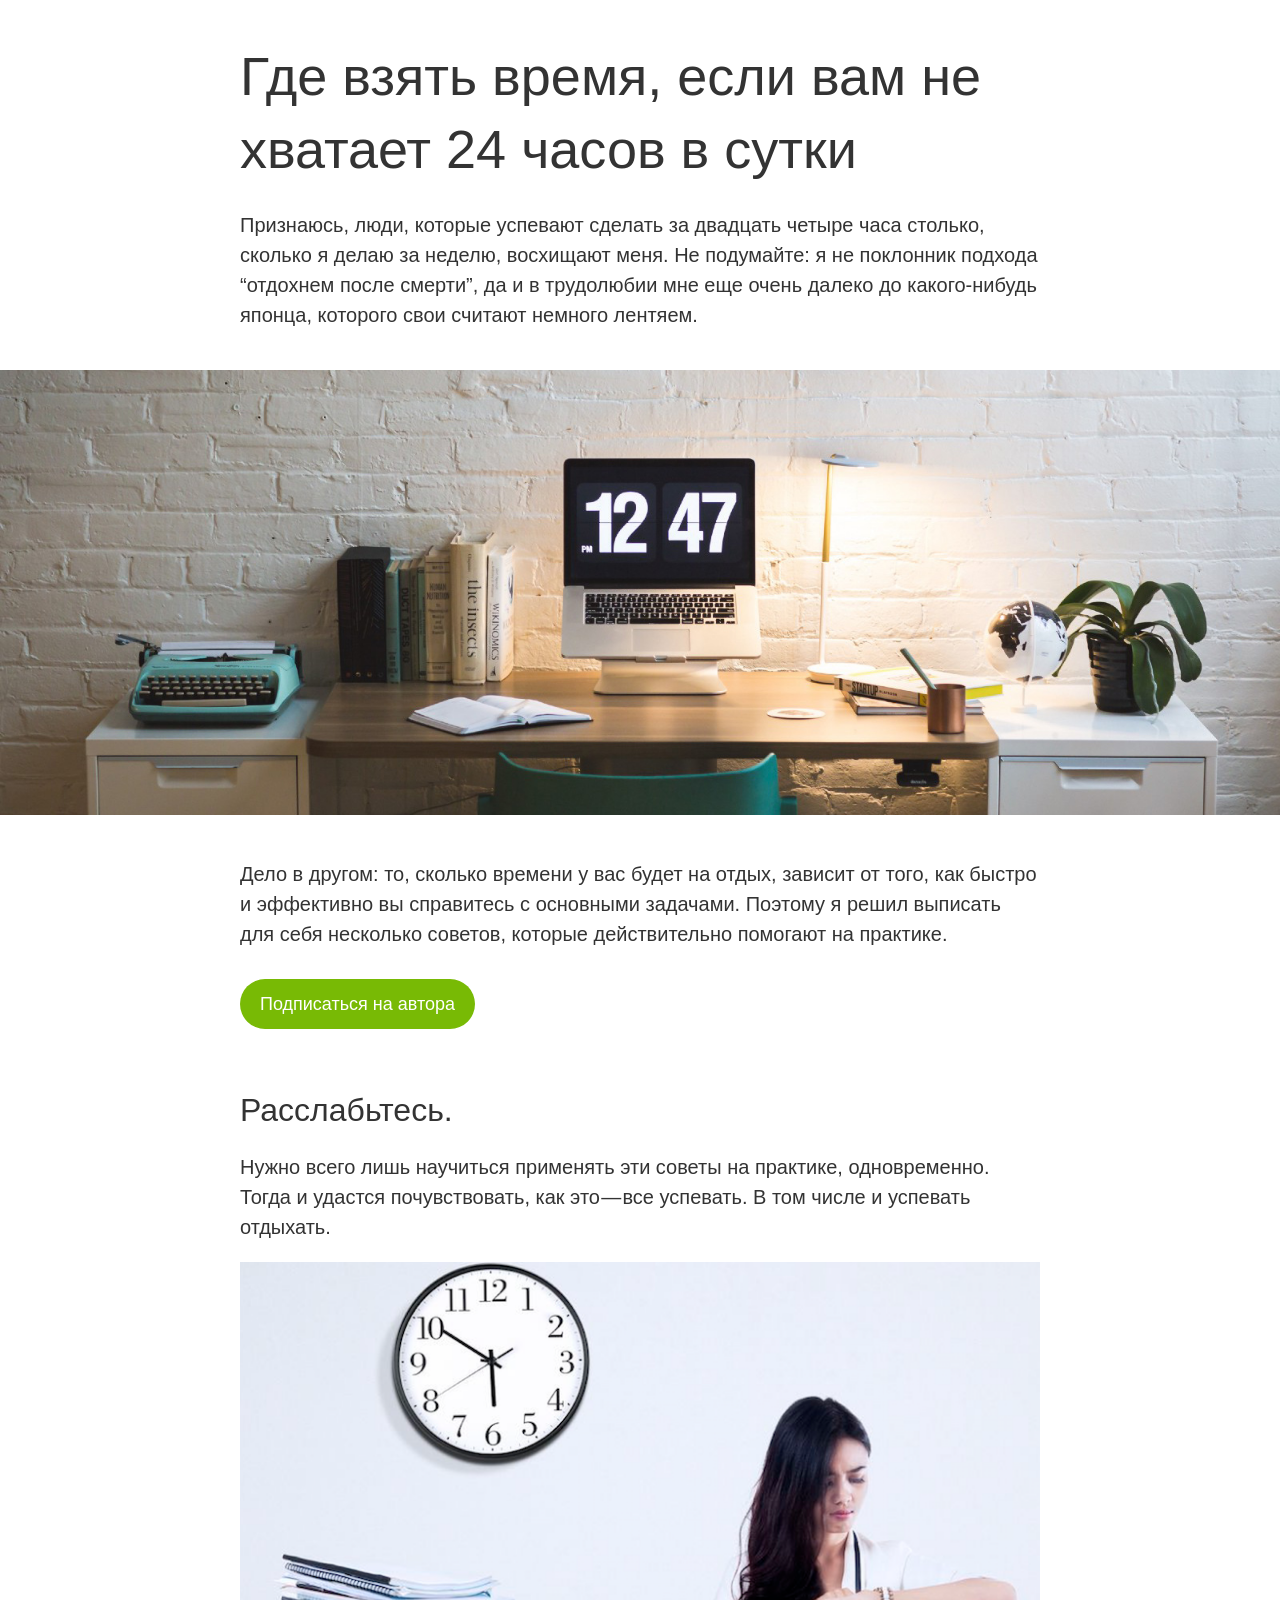
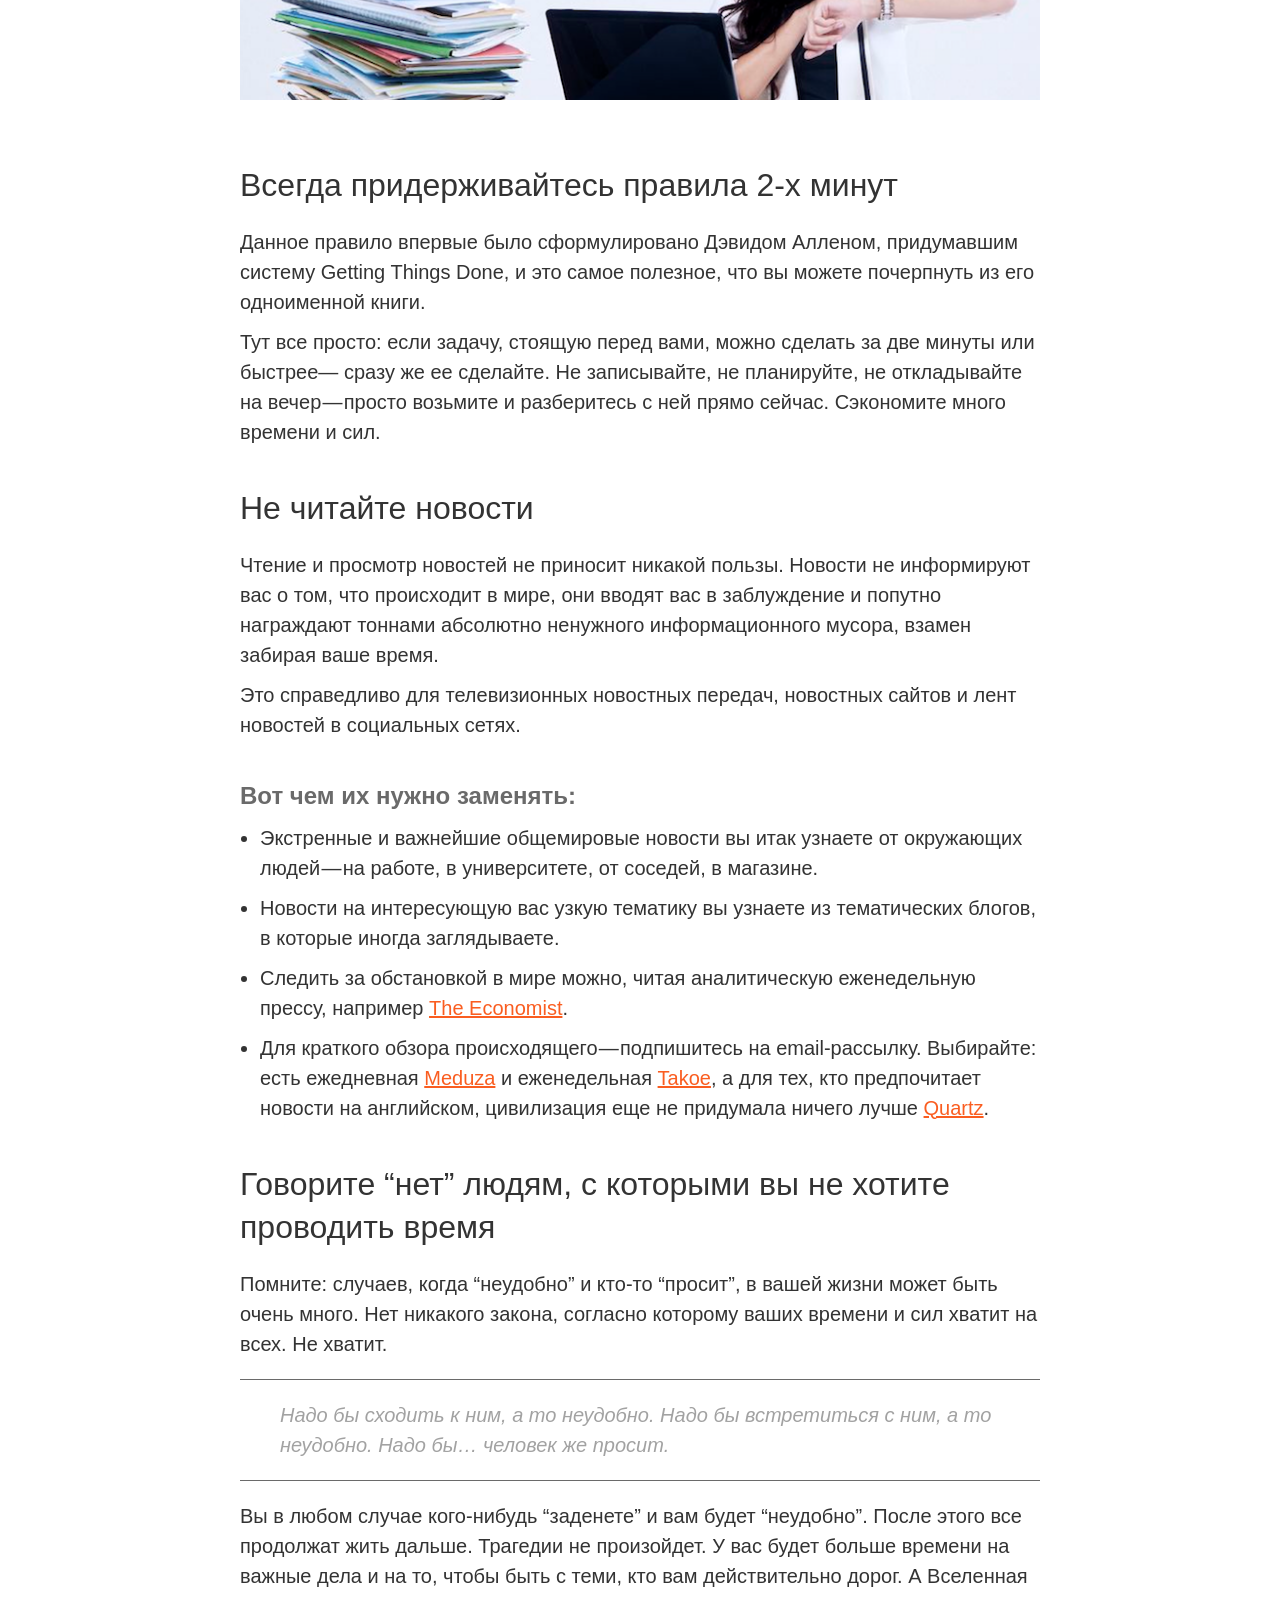
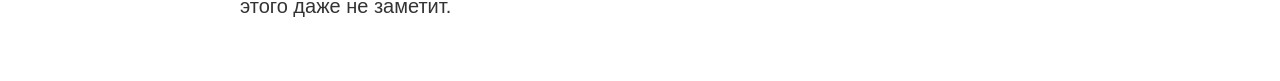
<file: 6-old-article-with-css/index.html>
<!DOCTYPE html>
<html>
    <head>
        <meta charset="utf-8">
        <title>Где взять время, если вам не хватает 24 часов в сутки</title>
        <link href="css/style.css" rel="stylesheet">
    </head>
    <body class="article_wrapper">
        <div class="text_section">
            <h1 class="main_title">Где взять время, если вам не хватает 24 часов в сутки</h1>
            <p class="text">
                Признаюсь, люди, которые успевают сделать за двадцать четыре часа столько, сколько я делаю за неделю, восхищают меня. Не подумайте: я не поклонник подхода “отдохнем после смерти”, да и в трудолюбии мне еще очень далеко до какого-нибудь японца, которого свои считают немного лентяем.
            </p>
        </div>
        <img src="images/time.jpg" alt="Работа и время" class="full_screen_photo">
        <div class="text_section">
            <p class="text">
                Дело в другом: то, сколько времени у вас будет на отдых, зависит от того, как быстро и эффективно вы справитесь с основными задачами. Поэтому я решил выписать для себя несколько советов, которые действительно помогают на практике.
            </p>
            <button class="article_button">
                Подписаться на автора
            </button>
        </div>

        <div class="text_section">
            <h2 class="paragraph_title">Расслабьтесь.</h2>
            <p class="text">
                Нужно всего лишь научиться применять эти советы на практике, одновременно. Тогда и удастся почувствовать, как это — все успевать. В том числе и успевать отдыхать.
            </p>
        </div>

        <div class="text_section">
            <img src="images/photo.png" alt="Работа и время" class="article_photo">
            <h2 class="paragraph_title">Всегда придерживайтесь правила 2-х минут</h2>
            <p class="text">
                Данное правило впервые было сформулировано Дэвидом Алленом, придумавшим систему Getting Things Done, и это самое полезное, что вы можете почерпнуть из его одноименной книги.
            </p>
            <p class="text">
                Тут все просто: если задачу, стоящую перед вами, можно сделать за две минуты или быстрее— сразу же ее сделайте. Не записывайте, не планируйте, не откладывайте на вечер — просто возьмите и разберитесь с ней прямо сейчас. Сэкономите много времени и сил.
            </p>
        </div>

        <div class="text_section">
            <h2 class="paragraph_title">Не читайте новости</h2>
            <p class="text">
                Чтение и просмотр новостей не приносит никакой пользы. Новости не информируют вас о том, что происходит в мире, они вводят вас в заблуждение и попутно награждают тоннами абсолютно ненужного информационного мусора, взамен забирая ваше время.
            </p>
            <p class="text">
                Это справедливо для телевизионных новостных передач, новостных сайтов и лент новостей в социальных сетях.
            </p>
            
            <h3 class="list_title">Вот чем их нужно заменять:</h3>
            <ul class="list">
                <li class="list_item">
                    Экстренные и важнейшие общемировые новости вы итак узнаете от окружающих людей — на работе, в университете, от соседей, в магазине.
                </li>
                <li class="list_item">
                    Новости на интересующую вас узкую тематику вы узнаете из тематических блогов, в которые иногда заглядываете.
                </li>
                <li class="list_item">
                    Следить за обстановкой в мире можно, читая аналитическую еженедельную прессу, например <a href="https://www.economist.com/" class="link">The Economist</a>.
                </li>
                <li class="list_item">
                    Для краткого обзора происходящего — подпишитесь на email-рассылку. Выбирайте: есть ежедневная <a href="https://meduza.io/">Meduza</a> и еженедельная <a href="http://takoe.co/">Takoe</a>, а для тех, кто предпочитает новости на английском, цивилизация еще не придумала ничего лучше <a href="https://qz.com/emails/daily-brief/">Quartz</a>.
                </li>
            </ul>
        </div>

        <div class="text_section">
            <h2 class="paragraph_title">Говорите “нет” людям, с которыми вы не хотите проводить время</h2>
            <p class="text">
                Помните: случаев, когда “неудобно” и кто-то “просит”, в вашей жизни может быть очень много. Нет никакого закона, согласно которому ваших времени и сил хватит на всех. Не хватит.
            </p>
            <blockquote class="quote">
                Надо бы сходить к ним, а то неудобно. Надо бы встретиться с ним, а то неудобно. Надо бы… человек же просит.
            </blockquote>
            <p class="text">
                Вы в любом случае кого-нибудь “заденете” и вам будет “неудобно”. После этого все продолжат жить дальше. Трагедии не произойдет. У вас будет больше времени на важные дела и на то, чтобы быть с теми, кто вам действительно дорог. А Вселенная этого даже не заметит.
            </p>
        </div>
    </body>
</html>
</file>
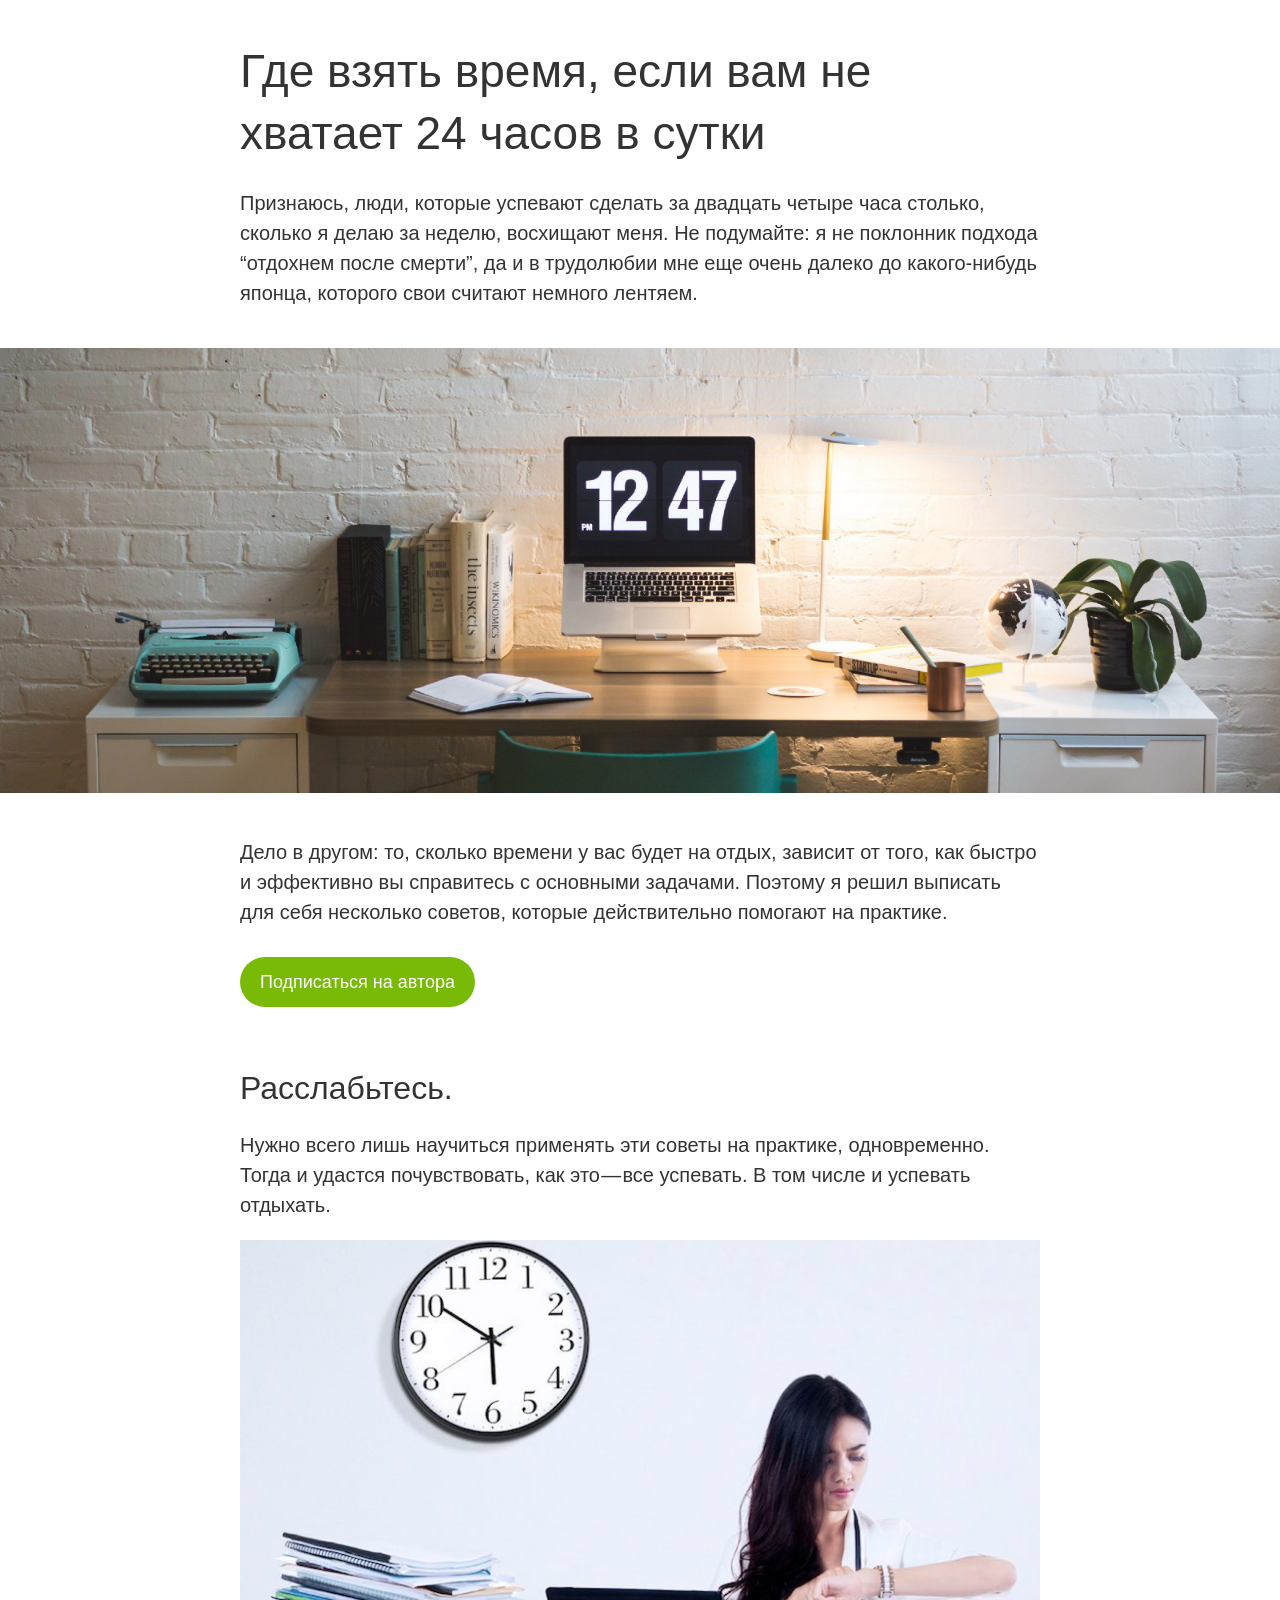
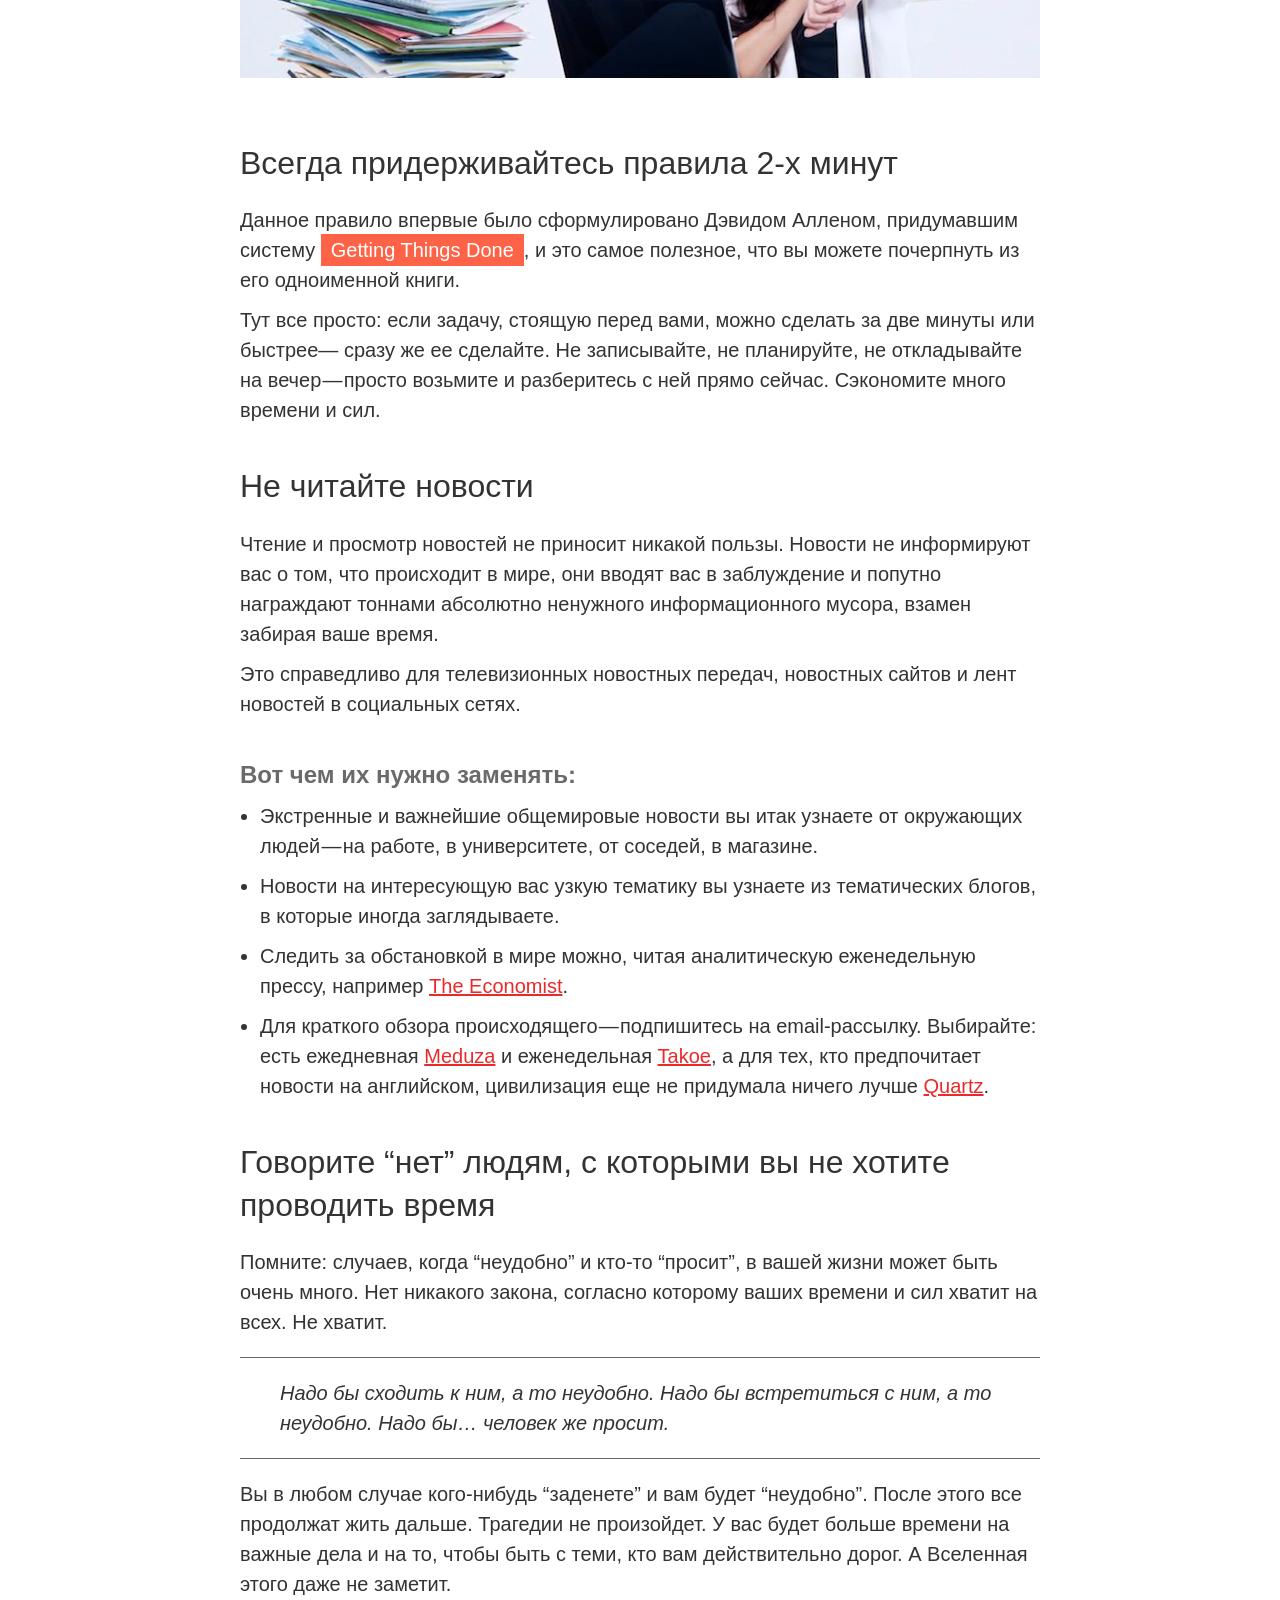
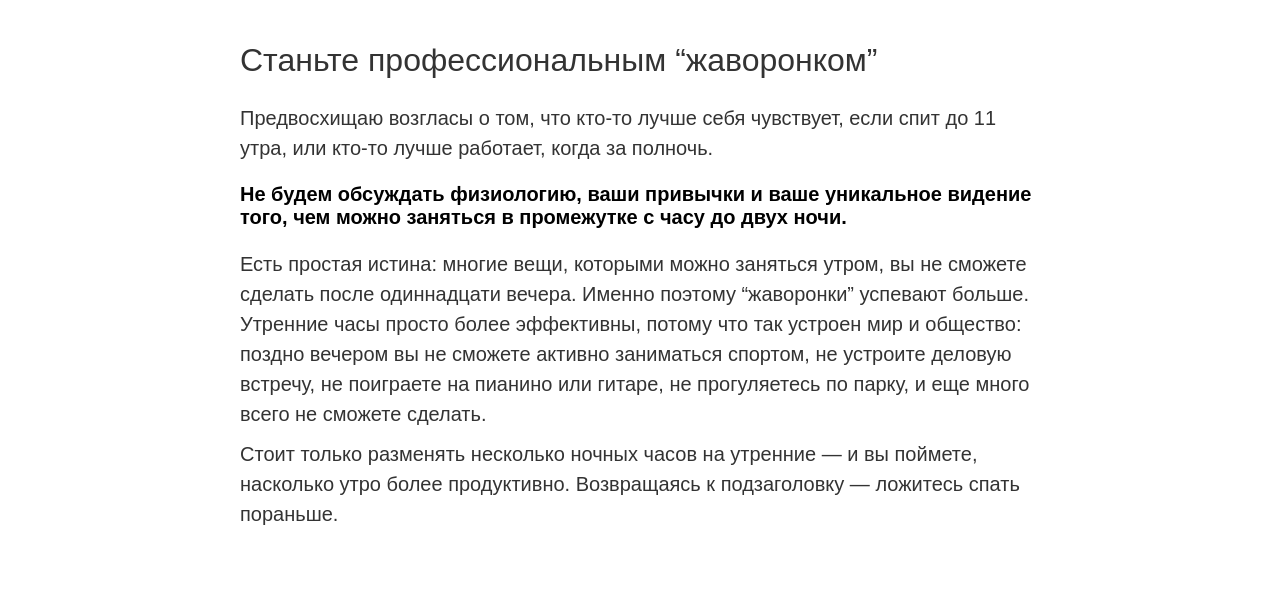
<file: 7 задание/index.html>
<!DOCTYPE html>
<html>
    <head>
        <meta charset="utf-8">
        <title>Где взять время, если вам не хватает 24 часов в сутки</title>
        <link href="css/style.css" rel="stylesheet">
    </head>
    <body class="article_wrapper">
        <div class="text_section">
            <h1 class="main_title">Где взять время, если вам не хватает 24 часов в сутки</h1>
            <p class="text">
                Признаюсь, люди, которые успевают сделать за двадцать четыре часа столько, сколько я делаю за неделю, восхищают меня. Не подумайте: я не поклонник подхода “отдохнем после смерти”, да и в трудолюбии мне еще очень далеко до какого-нибудь японца, которого свои считают немного лентяем.
            </p>
        </div>
        <img src="images/time.jpg" alt="Работа и время" class="full_screen_photo">
        <div class="text_section">
            <p class="text">
                Дело в другом: то, сколько времени у вас будет на отдых, зависит от того, как быстро и эффективно вы справитесь с основными задачами. Поэтому я решил выписать для себя несколько советов, которые действительно помогают на практике.
            </p>
            <button class="article_button">
                Подписаться на автора
            </button>
        </div>

        <div class="text_section">
            <h2 class="paragraph_title">Расслабьтесь.</h2>
            <p class="text">
                Нужно всего лишь научиться применять эти советы на практике, одновременно. Тогда и удастся почувствовать, как это — все успевать. В том числе и успевать отдыхать.
            </p>
        </div>

        <div class="text_section">
            <img src="images/photo.png" alt="Работа и время" class="article_photo">
            <h2 class="paragraph_title">Всегда придерживайтесь правила 2-х минут</h2>
            <p class="text">
    Данное правило впервые было сформулировано Дэвидом Алленом, придумавшим систему <span class="highlight">Getting Things Done</span>, и это самое полезное, что вы можете почерпнуть из его одноименной книги.
            </p>
            <p class="text">
                Тут все просто: если задачу, стоящую перед вами, можно сделать за две минуты или быстрее— сразу же ее сделайте. Не записывайте, не планируйте, не откладывайте на вечер — просто возьмите и разберитесь с ней прямо сейчас. Сэкономите много времени и сил.
            </p>
        </div>

        <div class="text_section">
            <h2 class="paragraph_title">Не читайте новости</h2>
            <p class="text">
                Чтение и просмотр новостей не приносит никакой пользы. Новости не информируют вас о том, что происходит в мире, они вводят вас в заблуждение и попутно награждают тоннами абсолютно ненужного информационного мусора, взамен забирая ваше время.
            </p>
            <p class="text">
                Это справедливо для телевизионных новостных передач, новостных сайтов и лент новостей в социальных сетях.
            </p>
            
            <h3 class="list_title">Вот чем их нужно заменять:</h3>
            <ul class="list">
                <li class="list_item">
                    Экстренные и важнейшие общемировые новости вы итак узнаете от окружающих людей — на работе, в университете, от соседей, в магазине.
                </li>
                <li class="list_item">
                    Новости на интересующую вас узкую тематику вы узнаете из тематических блогов, в которые иногда заглядываете.
                </li>
                <li class="list_item">
                    Следить за обстановкой в мире можно, читая аналитическую еженедельную прессу, например <a href="https://www.economist.com/" class="link">The Economist</a>.
                </li>
                <li class="list_item">
                    Для краткого обзора происходящего — подпишитесь на email-рассылку. Выбирайте: есть ежедневная <a href="https://meduza.io/">Meduza</a> и еженедельная <a href="http://takoe.co/">Takoe</a>, а для тех, кто предпочитает новости на английском, цивилизация еще не придумала ничего лучше <a href="https://qz.com/emails/daily-brief/">Quartz</a>.
                </li>
            </ul>
        </div>

        <div class="text_section">
            <h2 class="paragraph_title">Говорите “нет” людям, с которыми вы не хотите проводить время</h2>
            <p class="text">
                Помните: случаев, когда “неудобно” и кто-то “просит”, в вашей жизни может быть очень много. Нет никакого закона, согласно которому ваших времени и сил хватит на всех. Не хватит.
            </p>
            <blockquote class="quote">
                Надо бы сходить к ним, а то неудобно. Надо бы встретиться с ним, а то неудобно. Надо бы… человек же просит.
            </blockquote>
            <p class="text">
                Вы в любом случае кого-нибудь “заденете” и вам будет “неудобно”. После этого все продолжат жить дальше. Трагедии не произойдет. У вас будет больше времени на важные дела и на то, чтобы быть с теми, кто вам действительно дорог. А Вселенная этого даже не заметит.
            </p>
        </div>
        <div class="text_section">
            <h2 class="paragraph_title">Станьте профессиональным “жаворонком”</h2>
            <p class="text">
                Предвосхищаю возгласы о том, что кто-то лучше себя чувствует, если спит до 11 утра, или кто-то лучше работает, когда за полночь.
            </p>
            <p class="important-text">
                Не будем обсуждать физиологию, ваши привычки и ваше уникальное видение того, чем можно заняться в промежутке с часу до двух ночи.
            </p>
             <p class="text">
                Есть простая истина: многие вещи, которыми можно заняться утром, вы не сможете сделать после одиннадцати вечера. Именно поэтому “жаворонки” успевают больше. Утренние часы просто более эффективны, потому что так устроен мир и общество: поздно вечером вы не сможете активно заниматься спортом, не устроите деловую встречу, не поиграете на пианино или гитаре, не прогуляетесь по парку, и еще много всего не сможете сделать.
            </p>
            <p class="text">
                Стоит только разменять несколько ночных часов на утренние — и вы поймете, насколько утро более продуктивно. Возвращаясь к подзаголовку — ложитесь спать пораньше.
            </p>
        </div>
    </body>
</html>
</file>
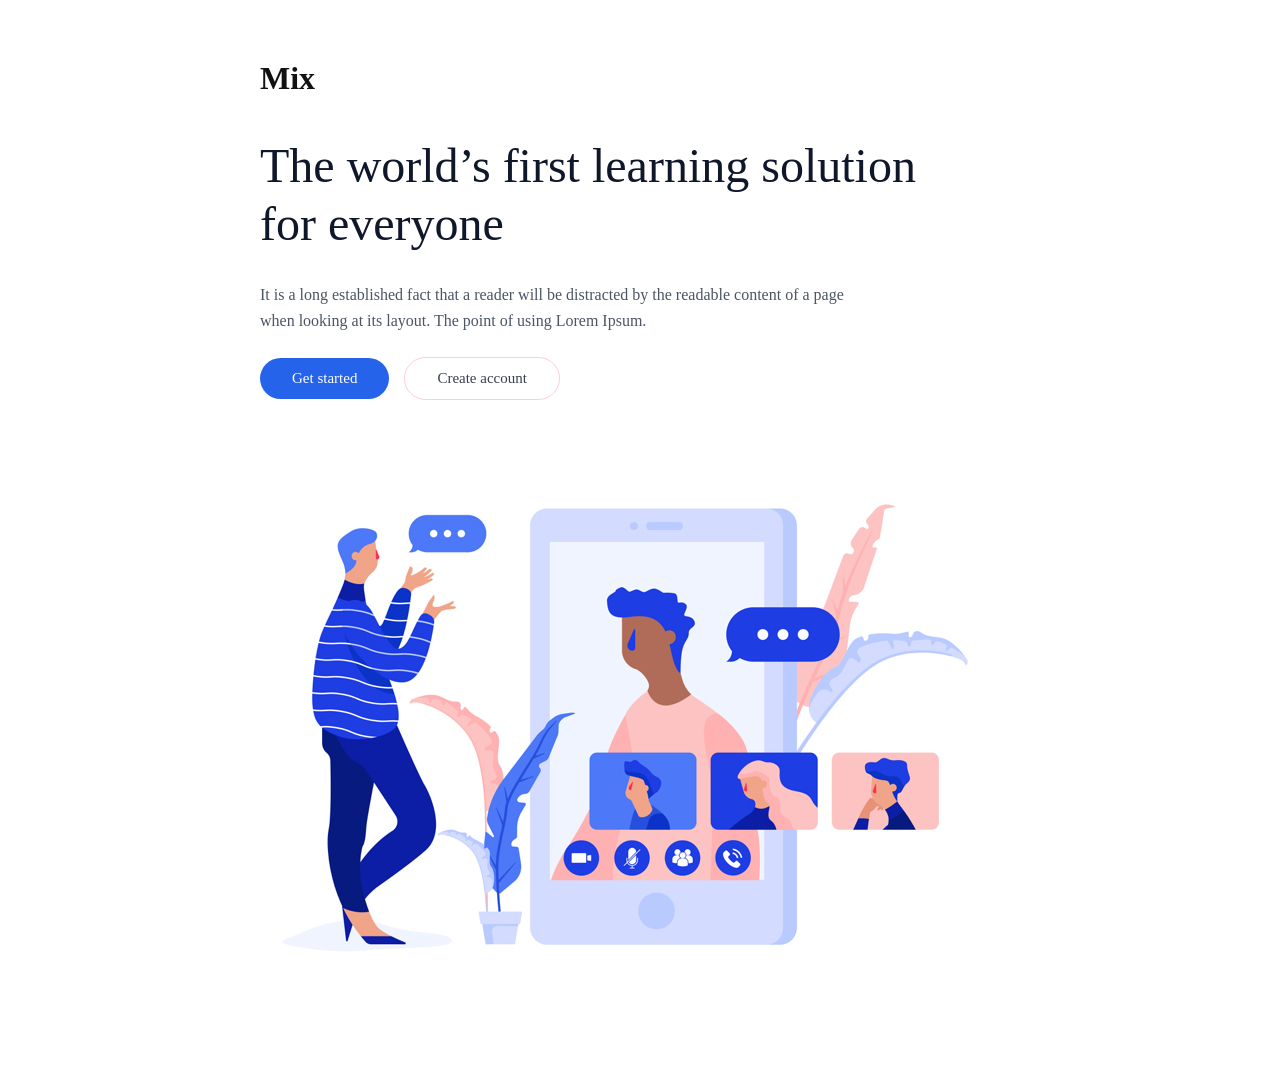
<file: 8 задание/index.html>
<!DOCTYPE html>
<html>
    <head>
        <meta charset="utf-8">
        <title>Mix</title>
        <link href="css/style.css" rel="stylesheet">
    </head>
    <body class="article_wrapper">
        <div class="text_section">
            <h1 class="main_title">Mix</h1>
            <h2 class="main_heading">
                The world’s first learning solution for everyone
            </h2>
        </div>
        
        <div class="text_section">
            <p class="text">
                It is a long established fact that a reader will be distracted by the readable content of a page when looking at its layout. The point of using Lorem Ipsum.
            </p>
            <div class="buttons">
                <button class="button fbutton">
                    Get started
                </button>
                <button class="button sbutton">
                    Create account
                </button>
            </div>
        </div>

        <div class="image_section">
            <img src="images/clipart.jpg" alt="Mix" class="foto">
        </div>
    </body>
</html>
</file>
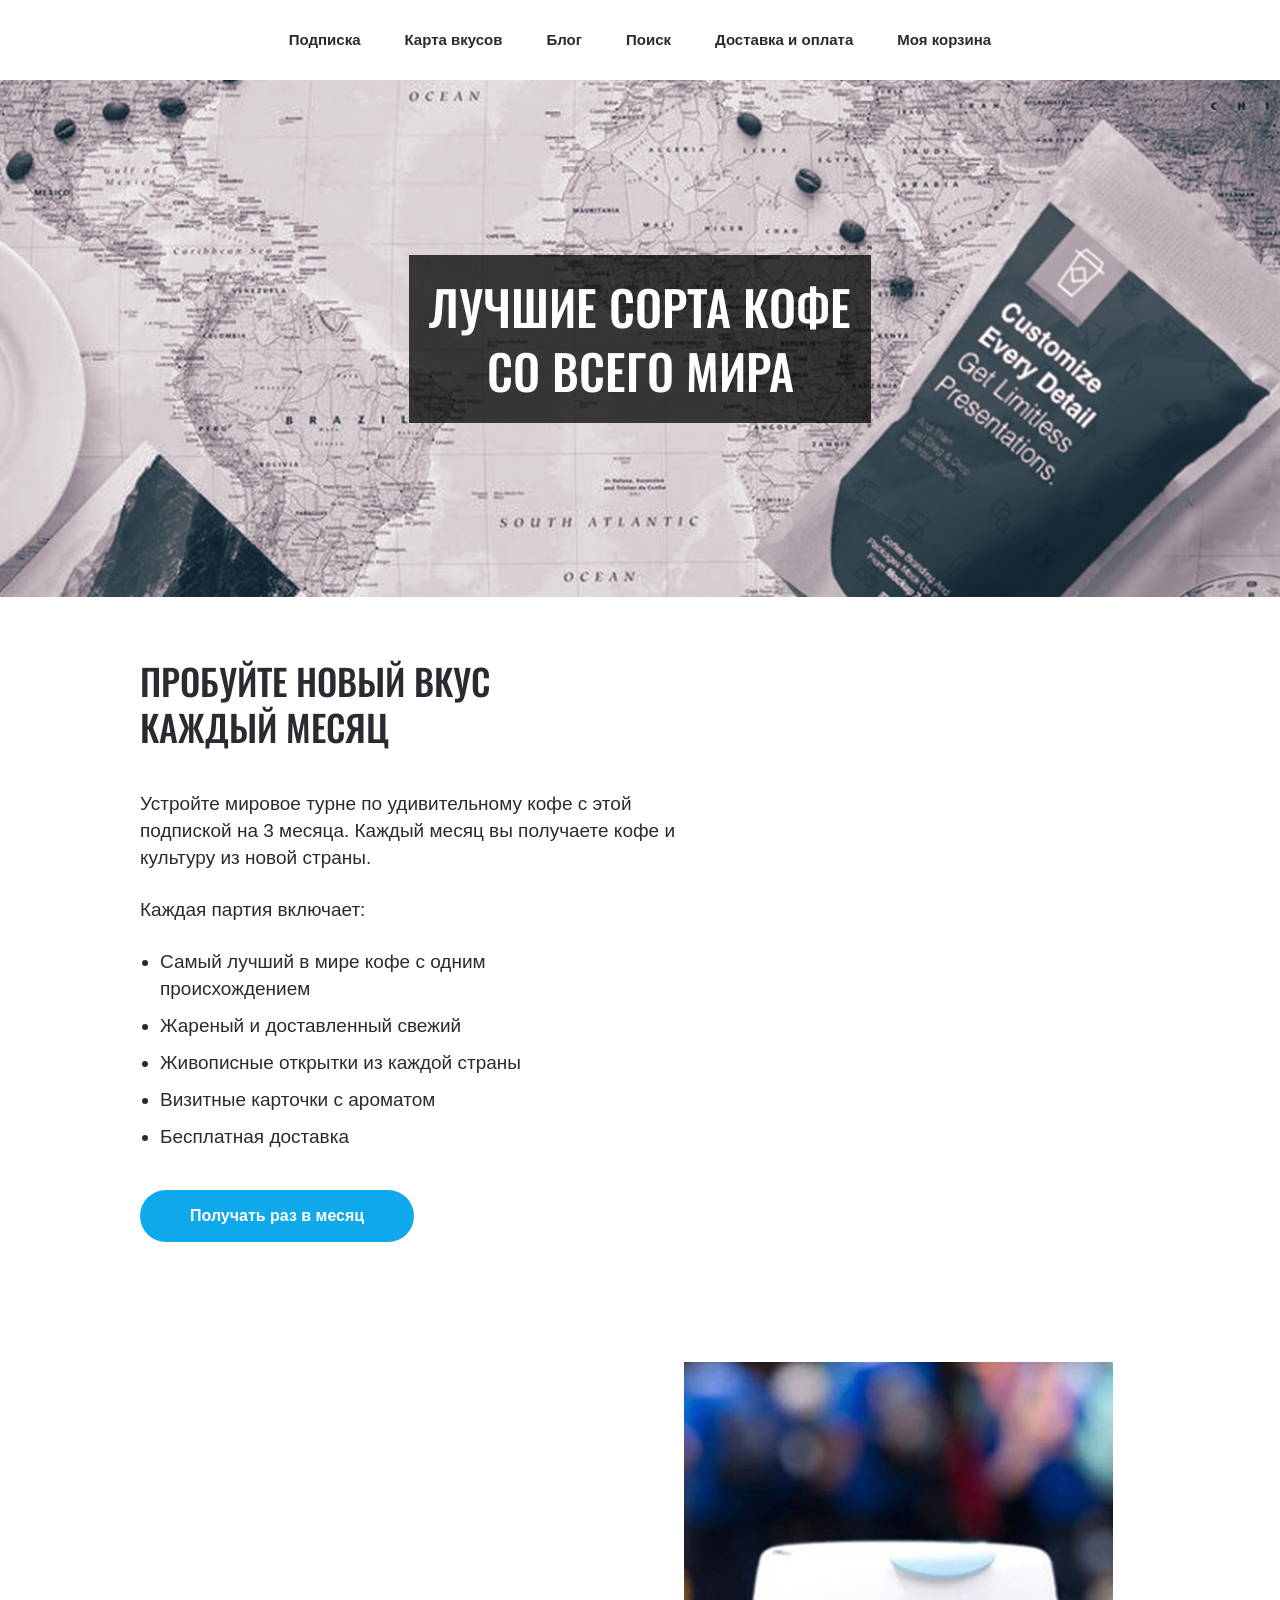
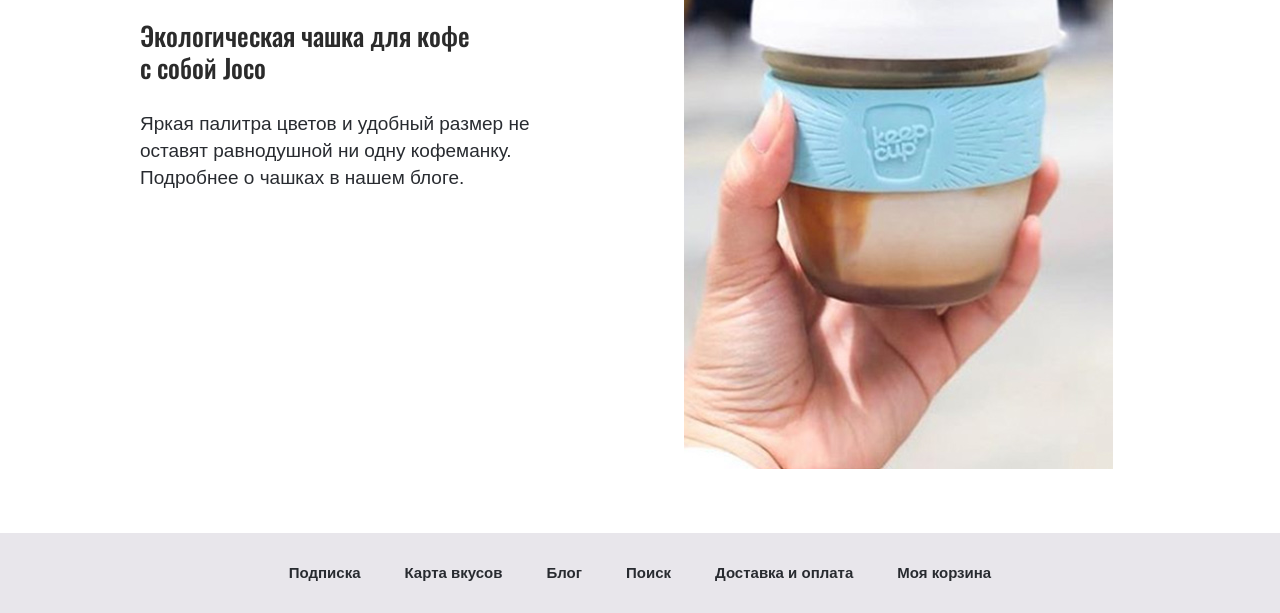
<file: 10 лаба/1-coffee-page-broken/index.html>
<!DOCTYPE html>
<html>
    <head>
        <meta charset="utf-8">
        <title>Coffee Page</title>
        <link href="css/style.css" rel="stylesheet">
        <link href="https://fonts.googleapis.com/css?family=Oswald:500&display=swap&subset=cyrillic" rel="stylesheet">
    </head>
    <body>
        <div class="top_menu">
            <ul class="menu">
                <li class="menu_item">
                    <a href="#" class="menu_link">Подписка</a>
                </li>
                <li class="menu_item">
                    <a href="#" class="menu_link">Карта вкусов</a>
                </li>
                <li class="menu_item">
                    <a href="#" class="menu_link">Блог</a>
                </li>
                <li class="menu_item">
                    <a href="#" class="menu_link">Поиск</a>
                </li>
                <li class="menu_item">
                    <a href="#" class="menu_link">Доставка и оплата</a>
                </li>
                <li class="menu_item">
                    <a href="#" class="menu_link">Моя корзина</a>
                </li>
            </ul>
        </div>
        <div class="top_block_wrapper">
            <div class="top_block_title_wrapper">
                <h1 class="top_block_title">
                    Лучшие сорта кофе<br>со всего мира
                </h1>
            </div>
        </div>
        <div class="content_wrapper">
            <h2 class="content_title">Пробуйте новый вкус<br>каждый месяц</h2>
            <p class="text">
                Устройте мировое турне по удивительному кофе с этой подпиской на 3 месяца. Каждый месяц вы получаете кофе и культуру из новой страны.
            </p>
            <p class="text">
                Каждая партия включает:
            </p>
            <ul class="content_list">
                <li class="content_list_item">Самый лучший в мире кофе с одним происхождением</li>
                <li class="content_list_item">Жареный и доставленный свежий</li>
                <li class="content_list_item">Живописные открытки из каждой страны</li>
                <li class="content_list_item">Визитные карточки с ароматом</li>
                <li class="content_list_item">Бесплатная доставка</li>
            </ul>
            <a href="#" class="order_button">Получать раз в месяц</a>
        </div>
        <div class="content_wrapper">
            <div class="order_text_wrapper">
                <h3 class="order_title">Экологическая чашка для кофе с собой Joco</h3>
                <p class="text">
                    Яркая палитра цветов и удобный размер не оставят равнодушной ни одну кофеманку. Подробнее о чашках в нашем блоге.
                </p>
            </div>
            <div class="order_picture_wrapper">
                <img src="images/coffee.jpg" alt="Coffee">
            </div>
        </div>
        <div class="bottom_menu">
            <ul class="menu">
                <li class="menu_item">
                    <a href="#" class="menu_link">Подписка</a>
                </li>
                <li class="menu_item">
                    <a href="#" class="menu_link">Карта вкусов</a>
                </li>
                <li class="menu_item">
                    <a href="#" class="menu_link">Блог</a>
                </li>
                <li class="menu_item">
                    <a href="#" class="menu_link">Поиск</a>
                </li>
                <li class="menu_item">
                    <a href="#" class="menu_link">Доставка и оплата</a>
                </li>
                <li class="menu_item">
                    <a href="#" class="menu_link">Моя корзина</a>
                </li>
            </ul>
        </div>
    </body>
</html>
</file>
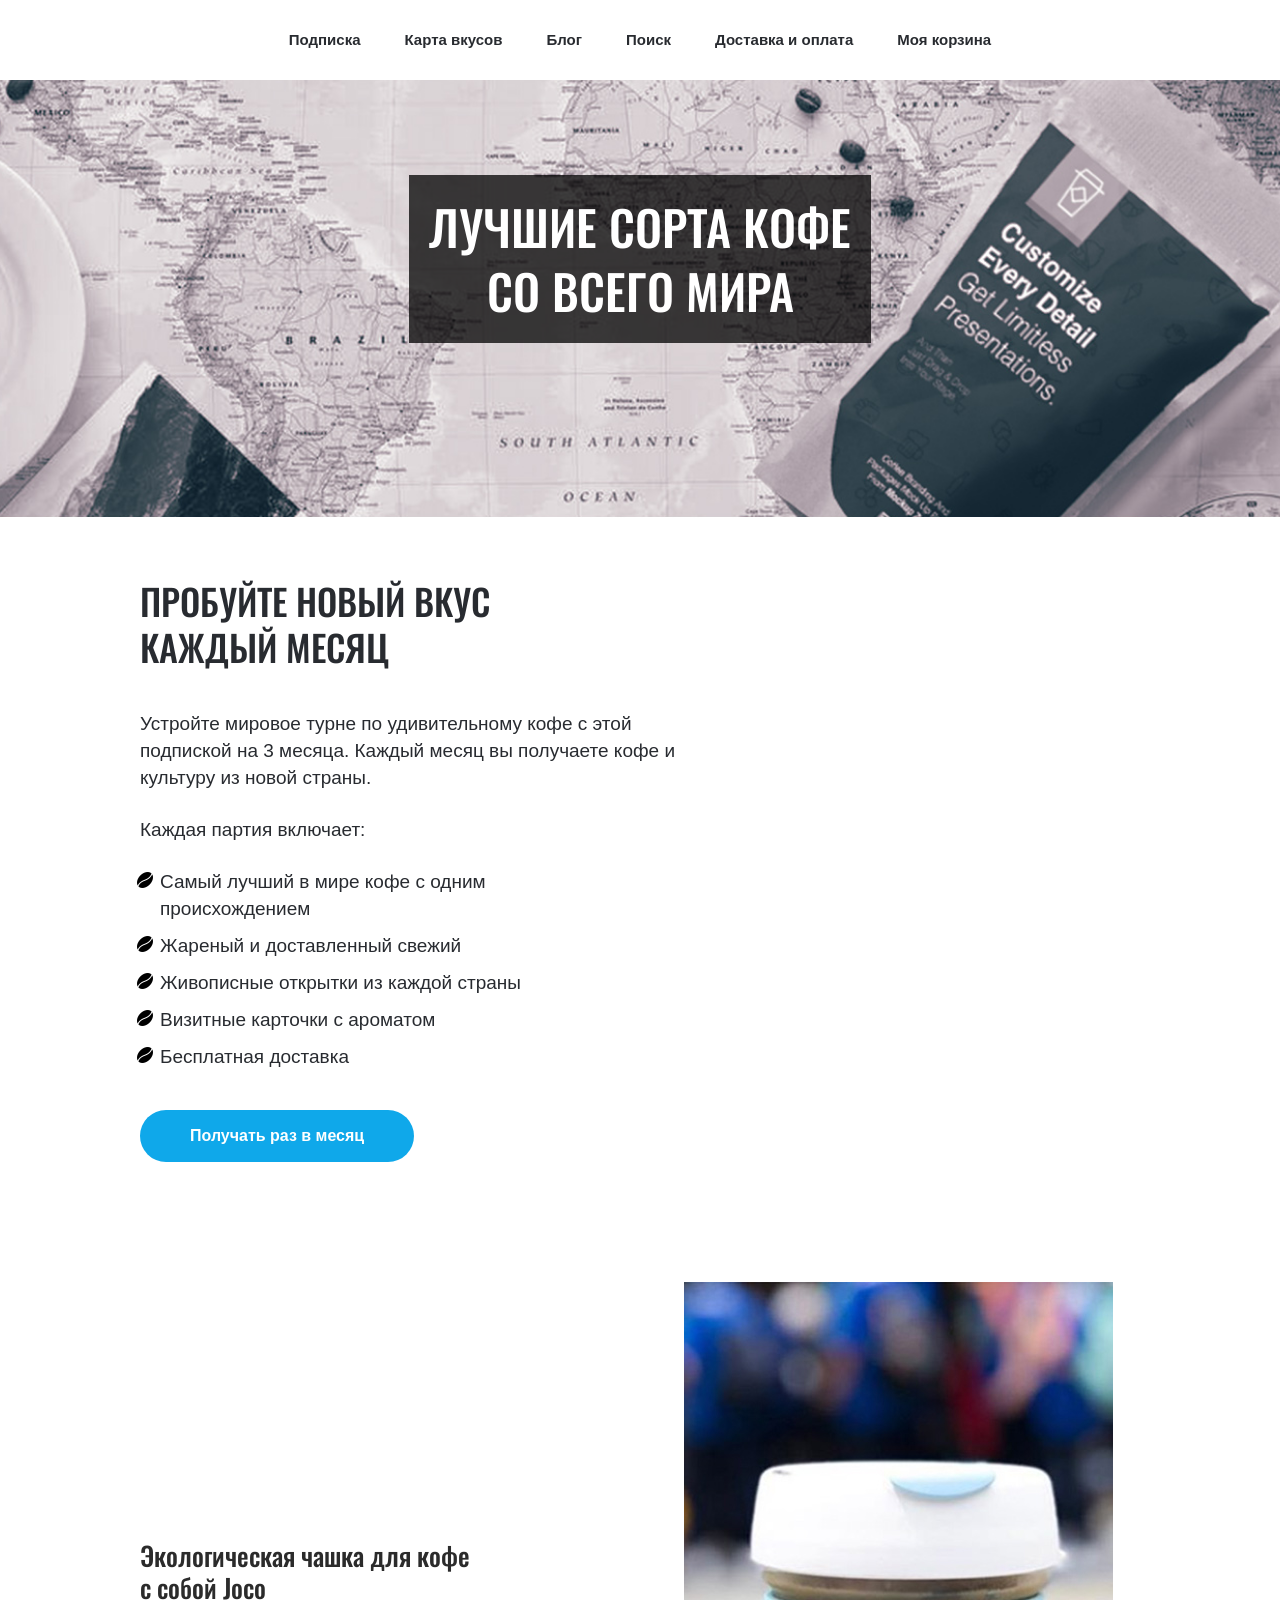
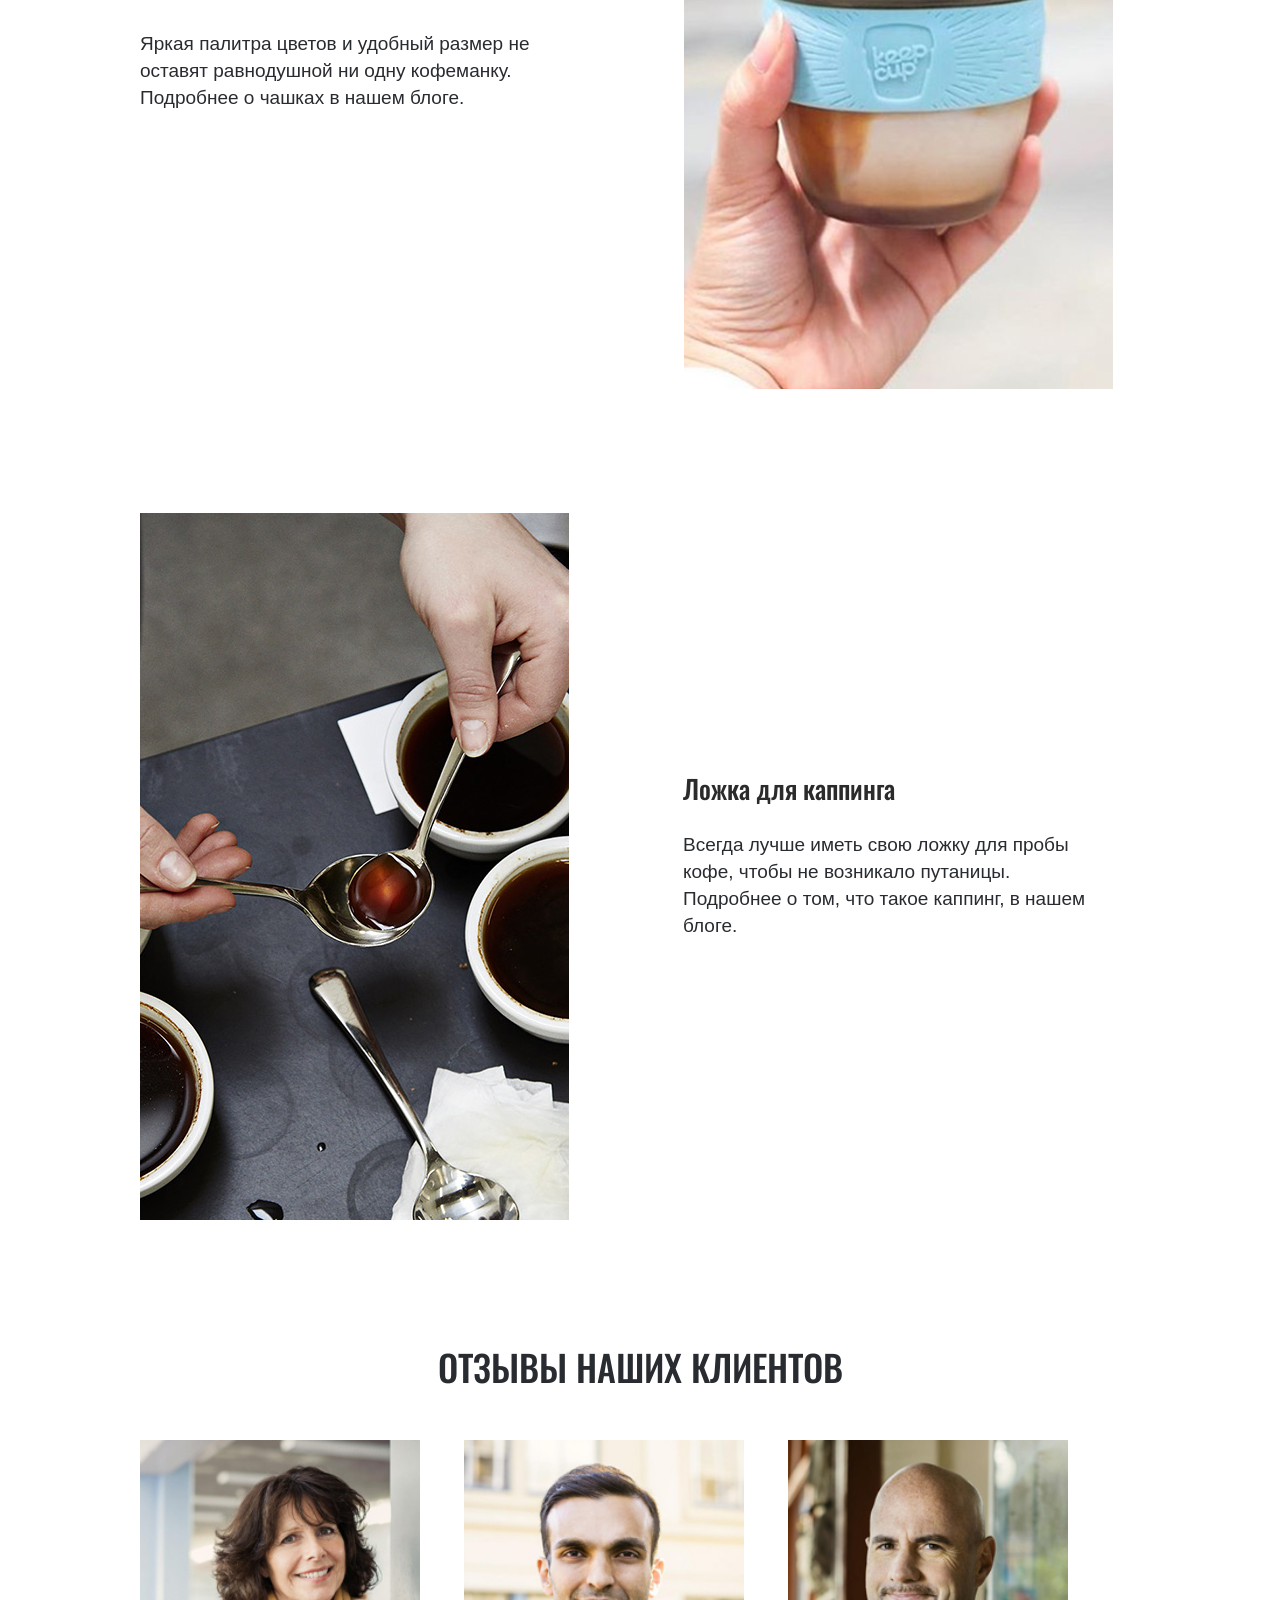
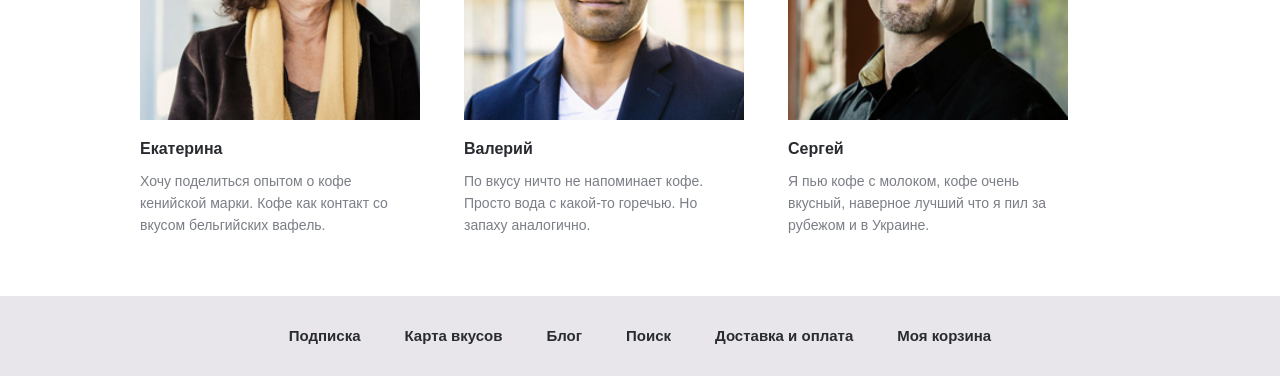
<file: 12 лаба/1-coffee-page-broken/index.html>
<!DOCTYPE html>
<html>

<head>
    <meta charset="utf-8">
    <title>Coffee Page</title>
    <link href="css/style.css" rel="stylesheet">
    <link href="https://fonts.googleapis.com/css?family=Oswald:500&display=swap&subset=cyrillic" rel="stylesheet">
</head>

<body>
    <div class="top_menu">
        <ul class="menu">
            <li class="menu_item">
                <a href="#" class="menu_link">Подписка</a>
            </li>
            <li class="menu_item">
                <a href="#" class="menu_link">Карта вкусов</a>
            </li>
            <li class="menu_item">
                <a href="#" class="menu_link">Блог</a>
            </li>
            <li class="menu_item">
                <a href="#" class="menu_link">Поиск</a>
            </li>
            <li class="menu_item">
                <a href="#" class="menu_link">Доставка и оплата</a>
            </li>
            <li class="menu_item">
                <a href="#" class="menu_link">Моя корзина</a>
            </li>
        </ul>
    </div>
    <div class="top_block_wrapper">
        <div class="top_block_title_wrapper">
            <h1 class="top_block_title">
                Лучшие сорта кофе<br>со всего мира
            </h1>
        </div>
    </div>
    <div class="content_wrapper">
        <h2 class="content_title">Пробуйте новый вкус<br>каждый месяц</h2>
        <p class="text">
            Устройте мировое турне по удивительному кофе с этой подпиской на 3 месяца. Каждый месяц вы получаете кофе и
            культуру из новой страны.
        </p>
        <p class="text">
            Каждая партия включает:
        </p>
        <ul class="content_list">
            <li class="content_list_item">Самый лучший в мире кофе с одним происхождением</li>
            <li class="content_list_item">Жареный и доставленный свежий</li>
            <li class="content_list_item">Живописные открытки из каждой страны</li>
            <li class="content_list_item">Визитные карточки с ароматом</li>
            <li class="content_list_item">Бесплатная доставка</li>
        </ul>
        <a href="#" class="order_button">Получать раз в месяц</a>
    </div>
    <div class="content_wrapper">
        <div class="order_text_wrapper">
            <h3 class="order_title">Экологическая чашка для кофе с собой Joco</h3>
            <p class="text">
                Яркая палитра цветов и удобный размер не оставят равнодушной ни одну кофеманку. Подробнее о чашках в
                нашем блоге.
            </p>
        </div>
        <div class="order_picture_wrapper">
            <img src="images/coffee.jpg" alt="Coffee">
        </div>
    </div>
    <div class="content_wrapper">
        <div class="order_picture_wrapper cupping_pic">
            <img src="images/spoon.jpg" alt="Ложка для каппинга">
        </div>
        <div class="order_text_wrapper cupping_text">
            <h3 class="order_title">Ложка для каппинга</h3>
            <p class="text">
                Всегда лучше иметь свою ложку для пробы кофе, чтобы не возникало путаницы. Подробнее о том, что такое
                каппинг, в нашем блоге.
            </p>
        </div>
    </div>
    <div class="content_wrapper reviews_wrapper">
        <h2 class="content_title reviews_title">Отзывы наших клиентов</h2>
        <div class="reviews_list">
            <div class="review_item">
                <img src="images/photo_one.jpg" alt="Екатерина" class="review_photo">
                <div class="review_author">Екатерина</div>
                <p class="review_text">
                    Хочу поделиться опытом о кофе кенийской марки. Кофе как контакт со вкусом бельгийских вафель.
                </p>
            </div>
            <div class="review_item">
                <img src="images/photo_two.jpg" alt="Валерий" class="review_photo">
                <div class="review_author">Валерий</div>
                <p class="review_text">
                    По вкусу ничто не напоминает кофе. Просто вода с какой-то горечью. Но запаху аналогично.
                </p>
            </div>
            <div class="review_item">
                <img src="images/photo_three.jpg" alt="Сергей" class="review_photo">
                <div class="review_author">Сергей</div>
                <p class="review_text">
                    Я пью кофе с молоком, кофе очень вкусный, наверное лучший что я пил за рубежом и в Украине.
                </p>
            </div>
        </div>
    </div>
    <div class="bottom_menu">
        <ul class="menu">
            <li class="menu_item">
                <a href="#" class="menu_link">Подписка</a>
            </li>
            <li class="menu_item">
                <a href="#" class="menu_link">Карта вкусов</a>
            </li>
            <li class="menu_item">
                <a href="#" class="menu_link">Блог</a>
            </li>
            <li class="menu_item">
                <a href="#" class="menu_link">Поиск</a>
            </li>
            <li class="menu_item">
                <a href="#" class="menu_link">Доставка и оплата</a>
            </li>
            <li class="menu_item">
                <a href="#" class="menu_link">Моя корзина</a>
            </li>
        </ul>
    </div>
</body>

</html>
</file>
<file: 19 лаба/css/style.css>
@font-face
{
  font-family: 'Raleway';
  src: url('../fonts/Raleway-Medium.ttf') format('truetype');
  font-weight: 500;
}

@font-face
{
  font-family: 'Raleway';
  src: url('../fonts/Raleway-SemiBold.ttf') format('truetype');
  font-weight: 600;
}

@font-face
{
  font-family: 'Raleway';
  src: url('../fonts/Raleway-Bold.ttf') format('truetype');
  font-weight: 700;
}

*
{
    margin: 0;
    padding: 0;
    outline: none;
    border: none;
}

.top_menu {
    background: transparent;
    text-align: center;
}

.menu_item
{
    list-style: none;
	display: inline-block;
}

.menu_link
{
    text-decoration: none;
    padding: 0 20px;
    line-height: 80px;
    font-family: 'Raleway', sans-serif;
    font-size: 15px;
    font-weight: 600;
    color: #282b30;
    display: inline-block;
}

.top_block_wrapper
{
    background: url('../images/top_block.jpg') center center;
    background-size: cover;
    padding: 175px 0;
    text-align: center;
}

.top_block_title_wrapper
{
    background: rgba(0, 0, 0, 0.75);
    padding: 20px;
    display: inline-block;
}

.top_block_title
{
    color: #fff;
    font-family: 'Oswald', sans-serif;
    font-size: 48px;
    line-height: 64px;
    font-weight: 500;
    text-transform: uppercase;
}

.content_wrapper
{
    padding: 60px 20px;
    width: 1000px;
    margin: 0 auto;
}

.content_title
{
    font-family: 'Oswald', sans-serif;
    font-size: 36px;
    line-height: 46px;
    font-weight: 500;
    text-transform: uppercase;
    color: #282b30;
    margin: 0 0 40px;
}

.text
{
    font-family: 'Raleway', sans-serif;
    font-size: 19px;
    line-height: 27px;
    font-weight: 500;
    margin: 0 0 25px;
    color: #282b30;
    max-width: 560px;
}

.content_list
{
    margin: 0 0 40px;
    padding: 0 0 0 20px;
}

.content_list_item
{
    font-family: 'Raleway', sans-serif;
    font-size: 19px;
    line-height: 27px;
    font-weight: 500;
    margin: 0 0 10px;
    color: #282b30;
    max-width: 380px;
}

.order_button
{
    background: #0fa8ea;
    color: #fff;
    font-family: 'Raleway', sans-serif;
    font-size: 16px;
    line-height: 52px;
    font-weight: 700;
    border-radius: 26px;
    padding: 0 50px;
    display: inline-block;
    text-decoration: none;
}

.button_light
{
    background: none;
    color: #0fa8ea;
	border: 1px solid #0fa8ea;
    font-family: 'Raleway', sans-serif;
    font-size: 16px;
    line-height: 52px;
    font-weight: 700;
    border-radius: 26px;
    padding: 0 50px;
    display: inline-block;
    text-decoration: none;
}

.order_title
{
    max-width: 340px;
    font-family: 'Oswald', sans-serif;
    font-size: 26px;
    line-height: 32px;
    font-weight: 500;
    color: #2b2b2b;
    margin: 0 0 26px;
}

.order_text_wrapper
{
    display: inline-block;
    width: 430px;
    margin-right: 110px;
	vertical-align: middle;
}

.order_picture_wrapper
{
    display: inline-block;
	vertical-align: middle;
}

.bottom_menu {
    background: #ffffff;
    text-align: center;
}

.subscribe_block {
    background: #e8e6eb;
    padding: 40px 20px 35px;
    text-align: center;
}

.subscribe_content {
    width: 400px;
    max-width: 100%;
    margin: 0 auto;
    text-align: left;
}

.subscribe_title {
    font-family: 'Oswald', sans-serif;
    font-size: 26px;
    line-height: 32px;
    font-weight: 500;
    text-transform: uppercase;
    color: #282b30;
    margin-bottom: 18px;
}

.subscribe_text {
    font-family: 'Raleway', sans-serif;
    font-size: 14px;
    line-height: 20px;
    font-weight: 500;
    color: #282b30;
    margin-bottom: 18px;
}

.subscribe_form {
    width: 100%;
}

.subscribe_email {
    display: block;
    box-sizing: border-box;
    width: 100%;
    height: 44px;
    padding: 0 16px;
    margin-bottom: 14px;
    border: 1px solid #0fa8ea;
    border-radius: 22px;
    background: #fff;
    font-family: 'Raleway', sans-serif;
    font-size: 13px;
}

.subscribe_button {
    display: block;
    width: 100%;
    height: 44px;
    border-radius: 22px;
    background: #0fa8ea;
    color: #fff;
    font-family: 'Raleway', sans-serif;
    font-size: 14px;
    font-weight: 700;
    cursor: pointer;
}

.subscribe_button:hover {
    background: #078fc9;
}
</file>
<file: 2-broken-article/css/style.css>
*
{
    padding: 0;
    margin: 0;
}

.article_wrapper
{
    padding: 40px 0;
}

.text_section
{
    margin: 0 auto 20px;
    max-width: 800px;
}

.text,
.list,
.quote
{
    font-family: 'Georgia', sans-serif;
    color: #333;
    line-height: 1.5;
    font-size: 20px;
}

.main_title,
.paragraph_title,
.list_title
{
    font-family: 'Arial', sans-serif;
    color: #333;
    line-height: 1.35;
}

.main_title
{
    font-size: 46px;
    margin: 0 0 24px;
    font-weight: normal;
}

.paragraph_title
{
    font-size: 32px;
    margin: 0 0 18px;
    font-weight: normal;
}

.list_title
{
    font-size: 24px;
    color: #6a6a6a;
    margin: 0 0 10px;
    font-weight: bold;
}

.text
{
    margin: 0 0 10px;
}

.list
{
    padding-left: 20px;
}

.list_item
{
    margin-bottom: 10px;
}

.quote
{
    margin: 20px 0;
    padding: 20px 40px;
    font-style: italic;
    border-top: 1px solid #6a6a6a;
    border-bottom: 1px solid #6a6a6a;
}

.article_photo
{
    margin-bottom: 20px;
    max-width: 100%;
}

.link
{
    color: #1397ce;
}

.link:hover
{
    color: #0c749f;
}
</file>
<file: 20 лаба/css/style.css>
@font-face
{
  font-family: 'Raleway';
  src: url('../fonts/Raleway-Medium.ttf') format('truetype');
  font-weight: 500;
}

@font-face
{
  font-family: 'Raleway';
  src: url('../fonts/Raleway-SemiBold.ttf') format('truetype');
  font-weight: 600;
}

@font-face
{
  font-family: 'Raleway';
  src: url('../fonts/Raleway-Bold.ttf') format('truetype');
  font-weight: 700;
}

*
{
    margin: 0;
    padding: 0;
    outline: none;
    border: none;
}

.top_menu {
    background: transparent;
    text-align: center;
}

.menu_item
{
    list-style: none;
	display: inline-block;
}

.menu_link
{
    text-decoration: none;
    padding: 0 20px;
    line-height: 80px;
    font-family: 'Raleway', sans-serif;
    font-size: 15px;
    font-weight: 600;
    color: #282b30;
    display: inline-block;
}

.top_block_wrapper
{
    background: url('../images/top_block.jpg') center center;
    background-size: cover;
    padding: 175px 0;
    text-align: center;
}

.top_block_title_wrapper
{
    background: rgba(0, 0, 0, 0.75);
    padding: 20px;
    display: inline-block;
}

.top_block_title
{
    color: #fff;
    font-family: 'Oswald', sans-serif;
    font-size: 48px;
    line-height: 64px;
    font-weight: 500;
    text-transform: uppercase;
}

.content_wrapper
{
    padding: 60px 20px;
    width: 1000px;
    margin: 0 auto;
}

.content_title
{
    font-family: 'Oswald', sans-serif;
    font-size: 36px;
    line-height: 46px;
    font-weight: 500;
    text-transform: uppercase;
    color: #282b30;
    margin: 0 0 40px;
}

.text
{
    font-family: 'Raleway', sans-serif;
    font-size: 19px;
    line-height: 27px;
    font-weight: 500;
    margin: 0 0 25px;
    color: #282b30;
    max-width: 560px;
}

.content_list
{
    margin: 0 0 40px;
    padding: 0 0 0 20px;
}

.content_list_item
{
    font-family: 'Raleway', sans-serif;
    font-size: 19px;
    line-height: 27px;
    font-weight: 500;
    margin: 0 0 10px;
    color: #282b30;
    max-width: 380px;
}

.order_button
{
    background: #0fa8ea;
    color: #fff;
    font-family: 'Raleway', sans-serif;
    font-size: 16px;
    line-height: 52px;
    font-weight: 700;
    border-radius: 26px;
    padding: 0 50px;
    display: inline-block;
    text-decoration: none;
}

.button_light
{
    background: none;
    color: #0fa8ea;
	border: 1px solid #0fa8ea;
    font-family: 'Raleway', sans-serif;
    font-size: 16px;
    line-height: 52px;
    font-weight: 700;
    border-radius: 26px;
    padding: 0 50px;
    display: inline-block;
    text-decoration: none;
}

.order_title
{
    max-width: 340px;
    font-family: 'Oswald', sans-serif;
    font-size: 26px;
    line-height: 32px;
    font-weight: 500;
    color: #2b2b2b;
    margin: 0 0 26px;
}

.order_text_wrapper
{
    display: inline-block;
    width: 430px;
    margin-right: 110px;
	vertical-align: middle;
}

.order_picture_wrapper
{
    display: inline-block;
	vertical-align: middle;
}

.bottom_menu {
    background: #ffffff;
    text-align: center;
}


.subscribe_block {
    background: #e8e6eb;
    padding: 25px 20px 24px;
    text-align: center;
}

.subscribe_content {
    width: 340px;
    max-width: 100%;
    margin: 0 auto;
    text-align: left;
}

.subscribe_title {
    font-family: 'Oswald', sans-serif;
    font-size: 26px;
    line-height: 32px;
    font-weight: 500;
    text-transform: uppercase;
    color: #282b30;
    margin-bottom: 18px;
}

.subscribe_text {
    font-family: 'Raleway', sans-serif;
    font-size: 14px;
    line-height: 20px;
    font-weight: 500;
    color: #282b30;
    margin-bottom: 20px;
}

.subscribe_form {
    width: 100%;
}

.subscribe_input,
.subscribe_select {
    display: block;
    box-sizing: border-box;
    width: 100%;
    height: 38px;
    padding: 0 17px;
    margin-bottom: 12px;
    border: 1px solid #0fa8ea;
    border-radius: 22px;
    background: #fff;
    font-family: 'Raleway', sans-serif;
    font-size: 12px;
    font-weight: 500;
    color: #282b30;
}

.subscribe_input::placeholder {
    color: #777;
    opacity: 1;
}

.frequency_wrapper {
    position: relative;
}

.subscribe_select {
    appearance: none;
    -webkit-appearance: none;
    cursor: pointer;
    padding-right: 40px;
}

.frequency_wrapper::after {
    content: "";
    position: absolute;
    right: 19px;
    top: 10px;
    width: 11px;
    height: 11px;
    border-right: 1.5px solid #888;
    border-bottom: 1.5px solid #888;
    transform: rotate(45deg);
    pointer-events: none;
}

.subscribe_options {
    display: flex;
    justify-content: space-between;
    align-items: center;
    gap: 8px;
    margin: 18px 0 20px;
}

.subscribe_option {
    display: flex;
    align-items: center;
    gap: 6px;
    font-family: 'Raleway', sans-serif;
    font-size: 12px;
    font-weight: 500;
    color: #282b30;
    white-space: nowrap;
    cursor: pointer;
}

.subscribe_option input {
    width: 12px;
    height: 12px;
    accent-color: #0fa8ea;
    margin: 0;
}

.subscribe_button {
    display: block;
    width: 100%;
    height: 38px;
    border-radius: 22px;
    background: #0fa8ea;
    color: #fff;
    font-family: 'Raleway', sans-serif;
    font-size: 12px;
    font-weight: 700;
    cursor: pointer;
}

.subscribe_button:hover {
    background: #078fc9;
}
</file>
<file: 21 лаба/css/style.css>
*
{
    padding: 0;
    margin: 0;
    border: none;
    outline: none;
}

.clear
{
    clear: both;
}

.content_wrapper
{
    max-width: 1200px;
    margin: 0 auto;
}

/* Top menu */
.topmenu
{
    padding: 15px 0;
}

.top_logo
{
    padding: 0 37px;
    line-height: 24px;
    background-image: url('../images/logo.png');
    background-repeat: no-repeat;
    background-position: 0 0;
    
    font: 700 24px/1 'Roboto', sans-serif;
    color: #99746a;
}

.top_logo .secondary_color
{
    color: #e56a77;
}


/* Top block */
.top_block
{
    min-height: 348px;
    background: url('../images/top-block.jpg') no-repeat top center;
    background-size: cover;
    box-sizing: border-box;
    padding: 70px 55px;
}

.promo_title
{
    font: 300 48px/1.125 'Open Sans', sans-serif;
    color: #fff;
    margin: 0 0 46px;
}

.promo_button
{
    border: 1px solid #fff;
    border-radius: 25px;
    padding: 0 38px;
    font: 300 18px/48px 'Open Sans', sans-serif;
    color: #fff;
    background: none;
    cursor: pointer;
    
    transition: background 0.3s ease, color 0.3s ease;
}

.promo_button:hover
{
    color: #333;
    background-color: #fff;
}


/* Main wrapper */
.main_wrapper
{
    padding: 40px 0 20px;
    overflow-x: hidden;
}

.moovies_title
{
    font: 300 48px/54px 'Open Sans', sans-serif;
    color: #333;
    margin: 0 0 38px;
}

.moovies_wrapper
{
    margin: 0 -15px;
}

.moovie_poster
{
    max-width: 100%;
    margin-bottom: 20px;
}

.moovie_title
{
    font: 400 30px/1.325 'Open Sans', sans-serif;
    color: #333;
    margin: 0 0 20px;
}

.moovie_description
{
    font: 400 15px/1.75 'Open Sans', sans-serif;
    color: #333;
}

.moovie_container
{
    box-sizing: border-box;
    padding: 0 15px;
    float: left;
    width: 33.333%;
    margin-bottom: 40px;
}


/* Footer */
.footer
{
    background: #eee;
    padding: 20px 20px;
}

.footer_container
{
    margin: 0 auto;
    max-width: 1200px;
}

.footer_container .copyright
{
    text-align: center;
    font: 15px/1.5 'Open Sans', sans-serif;
    color: #333;
}

.footer_link
{
    color: #000;
    text-decoration: underline;
}

.footer_link:hover
{
    text-decoration: none;
}

/* Стили для маленьких мониторов */
@media screen and (max-width: 1200px)
{
    .topmenu,
    .main_wrapper
    {
        padding-left: 20px;
        padding-right: 20px;
    }
}


/* Стили для планшета */
@media screen and (max-width: 768px)
{
    
}
</file>
<file: 25 лаба/css/style.css>
*
{
    padding: 0;
    margin: 0;
    box-sizing: border-box;
}

.article_wrapper
{
    padding: 40px 0;
}

.text_section
{
    margin: 0 auto 20px;
    max-width: 800px;
    padding: 0 20px;
}

.text,
.list,
.quote
{
    font-family: 'Georgia', sans-serif;
    color: #333;
    line-height: 1.5;
    font-size: 20px;
}

.main_title,
.paragraph_title,
.list_title
{
    font-family: 'Arial', sans-serif;
    color: #333;
    line-height: 1.35;
}

.main_title
{
    font-size: 46px;
    margin: 0 0 24px;
    font-weight: normal;
}

.paragraph_title
{
    font-size: 32px;
    margin: 0 0 18px;
    font-weight: normal;
}

.list_title
{
    font-size: 24px;
    color: #6a6a6a;
    margin: 0 0 10px;
    font-weight: bold;
}

.text
{
    margin: 0 0 10px;
}

.list
{
    padding-left: 20px;
}

.list_item
{
    margin-bottom: 10px;
}

.quote
{
    margin: 20px 0;
    padding: 20px 40px;
    font-style: italic;
    border-top: 1px solid #6a6a6a;
    border-bottom: 1px solid #6a6a6a;
}

.article_photo
{
    display: block;
    width: 100%;
    height: auto;
    margin-bottom: 20px;
}

.link
{
    color: #1397ce;
}

.link:hover
{
    color: #0c749f;
}
.header
{
    width: 100%;
    border-bottom: 1px solid #eaeaea;
    margin-bottom: 40px;
}

.header_container
{
    max-width: 800px;
    margin: 0 auto;
    padding: 16px 20px;
    display: flex;
    justify-content: space-between;
    align-items: center;
}

.logo
{
    font-family: 'Arial', sans-serif;
    font-size: 20px;
    font-weight: bold;
    color: #333;
    text-decoration: none;
}

.nav_menu
{
    display: flex;
    gap: 20px;
}

.nav_link
{
    font-family: 'Arial', sans-serif;
    font-size: 15px;
    color: #555;
    text-decoration: none;
}

.hamburger
{
    display: none;
    background: none;
    border: none;
    cursor: pointer;
    flex-direction: column;
    justify-content: space-between;
    width: 26px;
    height: 18px;
    padding: 0;
}

.hamburger_line
{
    display: block;
    width: 100%;
    height: 2px;
    background-color: #333;
    border-radius: 2px;
}

@media screen and (max-width: 768px)
{
    .nav_menu
    {
        display: none;
    }

    .hamburger
    {
        display: flex;
    }

    .main_title
    {
        font-size: 34px;
    }

    .paragraph_title
    {
        font-size: 26px;
    }

    .text, .list, .quote
    {
        font-size: 18px;
    }
}

@media screen and (max-width: 480px)
{
    .header_container,
    .text_section
    {
        padding-left: 15px;
        padding-right: 15px;
    }

    .main_title
    {
        font-size: 26px;
        line-height: 1.25;
    }

    .paragraph_title
    {
        font-size: 22px;
    }

    .text, .list, .quote
    {
        font-size: 16px;
    }

    .quote
    {
        padding: 14px 16px;
    }
}
</file>
<file: 3-old-article/css/style.css>
*
{
    padding: 0;
    margin: 0;
}

.article_wrapper
{
    padding: 40px 0;
}

.text_section
{
    margin: 0 auto 20px;
    max-width: 800px;
}

.text,
.list,
.quote
{
    font-family: 'Georgia', sans-serif;
    color: #333;
    line-height: 1.5;
    font-size: 20px;
}

.main_title,
.paragraph_title,
.list_title
{
    font-family: 'Arial', sans-serif;
    color: #333;
    line-height: 1.35;
}

.main_title
{
    font-size: 46px;
    margin: 0 0 24px;
    font-weight: normal;
}

.paragraph_title
{
    font-size: 32px;
    margin: 0 0 18px;
    font-weight: normal;
}

.list_title
{
    font-size: 24px;
    color: #6a6a6a;
    margin: 0 0 10px;
    font-weight: bold;
}

.text
{
    margin: 0 0 10px;
}

.list
{
    padding-left: 20px;
}

.list_item
{
    margin-bottom: 10px;
}

.quote
{
    margin: 20px 0;
    padding: 20px 40px;
    font-style: italic;
    border-top: 1px solid #6a6a6a;
    border-bottom: 1px solid #6a6a6a;
}

.article_photo
{
    margin-bottom: 20px;
    max-width: 100%;
}

.link
{
    color: #1397ce;
}

.link:hover
{
    color: #0c749f;
}
</file>
<file: 6-old-article-with-css/css/style.css>
*
{
    padding: 0;
    margin: 0;
}

.article_wrapper
{
    padding: 40px 0;
}

.text_section
{
    margin: 0 auto 20px;
    max-width: 800px;
}

.text,
.list,
.quote
{
    font-family: 'Georgia', sans-serif;
    color: #333;
    line-height: 1.5;
    font-size: 20px;
}

.main_title,
.paragraph_title,
.list_title,
.article_button
{
    font-family: 'Arial', sans-serif;
    color: #333;
    line-height: 1.35;
}

.main_title
{
    font-size: 54px;
    margin: 0 0 24px;
    font-weight: normal;
}

.paragraph_title
{
    font-size: 32px;
    margin: 40px 0 20px;
    font-weight: normal;
}

.list_title
{
    font-size: 24px;
    color: #6a6a6a;
    margin: 40px 0 10px;
    font-weight: bold;
}

.text
{
    margin: 0 0 10px;
}

.list
{
    padding-left: 20px;
}

.list_item
{
    margin-bottom: 10px;
}

.quote
{
    margin: 20px 0;
    padding: 20px 40px;
    font-style: italic;
    color: #a2a2a2;
    border-top: 1px solid #6a6a6a;
    border-bottom: 1px solid #6a6a6a;
}

.article_photo
{
    margin-bottom: 20px;
    max-width: 100%;
}

.link,
a,
a:visited
{
    color: #fa5d20;
}

.link:hover, a:hover
{
    color: #d84812;
}

.full_screen_photo
{
    margin: 20px 0 40px;
    width: 100%;
}

.article_button
{
    display: inline-block;
    padding: 5px 20px;
    border-radius: 30px;
    line-height: 40px;
    color: #fff;
    background-color: #78ba05;
    box-shadow: none;
    border: none;
    font-size: 18px;
    margin: 20px 0;
    cursor: pointer;
    outline: none;
}
.article_button:hover 
{
  background-color: #5a8b05;
}
</file>
<file: 7 задание/css/style.css>
*
{
    padding: 0;
    margin: 0;
}

.article_wrapper
{
    padding: 40px 0;
}

.text_section
{
    margin: 0 auto 20px;
    max-width: 800px;
}

.text,
.list,
.quote
{
    font-family: 'Georgia', sans-serif;
    color: #333;
    line-height: 1.5;
    font-size: 20px;
}

.main_title,
.paragraph_title,
.list_title,
.article_button
{
    font-family: 'Arial', sans-serif;
    color: #333;
    line-height: 1.35;
}

.main_title
{
    font-size: 46px;
    margin: 0 0 24px;
    font-weight: normal;
}

.paragraph_title
{
    font-size: 32px;
    margin: 40px 0 20px;
    font-weight: normal;
}

.list_title
{
    font-size: 24px;
    color: #6a6a6a;
    margin: 40px 0 10px;
    font-weight: bold;
}

.text
{
    margin: 0 0 10px;
}

.list
{
    padding-left: 20px;
}

.list_item
{
    margin-bottom: 10px;
}

.quote
{
    margin: 20px 0;
    padding: 20px 40px;
    font-style: italic;
    border-top: 1px solid #6a6a6a;
    border-bottom: 1px solid #6a6a6a;
}

.article_photo
{
    margin-bottom: 20px;
    max-width: 100%;
}

.link,
a,
a:visited
{
    color: #ea2a2a;
}

.link:hover
{
    color: #bf0808;
}

.full_screen_photo
{
    margin: 20px 0 40px;
    width: 100%;
}

.article_button
{
    display: inline-block;
    padding: 5px 20px;
    border-radius: 30px;
    line-height: 40px;
    color: #fff;
    background-color: #78ba05;
    box-shadow: none;
    border: none;
    font-size: 18px;
    margin: 20px 0;
    cursor: pointer;
    outline: none;
}
.important-text {
    font-family: 'Georgia', sans-serif;
    font-weight: bold;
    margin: 20px 0;
    font-size: 20px;
}
.highlight {
    padding: 5px 10px;
    background: tomato;
    color: #fff;
}
</file>
<file: 8 задание/css/style.css>
*
{
    padding: 0;
    margin: 0;
    box-sizing: border-box;
}

body
{
    font-family: 'Georgia', serif;
    background-color: #ffffff;
    color: #333;
}

.article_wrapper
{
    padding: 60px 20px;
    max-width: 800px;
    margin: 0 auto;
}

.text_section
{
    margin-bottom: 30px;
}

.main_title
{
    font-size: 32px;
    margin-bottom: 40px;
    font-weight: bold;
    color: #111;
}

.main_heading
{
    font-size: 48px;
    line-height: 1.2;
    font-weight: normal;
    color: #0f172a;
    margin-bottom: 24px;
    max-width: 700px;
}

.text
{
    color: #4b5563;
    line-height: 1.6;
    font-size: 16px;
    margin-bottom: 24px;
    max-width: 600px;
}

.buttons
{
    display: flex;
    gap: 15px;
    align-items: center;
}

.button
{
    display: inline-block;
    padding: 12px 32px;
    border-radius: 30px;
    font-size: 15px;
    font-family: 'Georgia', serif;
    cursor: pointer;
    border: none;
    transition: 0.2s;
}

.fbutton
{
    background-color: #2563eb;
    color: #ffffff;
}

.fbutton:hover
{
    background-color: #1d4ed8;
}

.sbutton
{
    background-color: #ffffff;
    color: #374151;
    border: 1px solid #ffccd5;
}

.sbutton:hover
{
    background-color: #fff1f2;
}

.image_section
{
    margin-top: 50px;
    text-align: center;
}

.foto
{
    max-width: 100%;
    margin: 0;
}
</file>
<file: 10 лаба/1-coffee-page-broken/css/style.css>
@font-face
{
  font-family: 'Raleway';
  src: url('fonts/Raleway-Medium.ttf') format('ttf');
  font-weight: 500;
}

@font-face
{
  font-family: 'Raleway';
  src: url('fonts/Raleway-SemiBold.ttf') format('ttf');
  font-weight: 600;
}

@font-face
{
  font-family: 'Raleway';
  src: url('fonts/Raleway-Bold.ttf') format('ttf');
  font-weight: 700;
}

*
{
    margin: 0;
    padding: 0;
    outline: none;
    border: none;
}

.top_menu
{
    text-align: center;
}

.menu_item
{
    list-style: none;
    display: inline-block;
}

.menu_link
{
    text-decoration: none;
    padding: 0 20px;
    line-height: 80px;
    font-family: 'Raleway', sans-serif;
    font-size: 15px;
    font-weight: 600;
    color: #282b30;
    display: inline-block;
}

.top_block_wrapper
{
    background: url('../images/top_block.jpg') center center;
    background-size: cover;
    padding: 175px 0;
    text-align: center;
}

.top_block_title_wrapper
{
    background: rgba(0, 0, 0, 0.75);
    padding: 20px;
    display: inline-block;
}

.top_block_title
{
    color: #fff;
    font-family: 'Oswald', sans-serif;
    font-size: 48px;
    line-height: 64px;
    font-weight: 500;
    text-transform: uppercase;
}

.content_wrapper
{
    padding: 60px 20px;
    width: 1000px;
    margin: 0 auto;
}

.content_title
{
    font-family: 'Oswald', sans-serif;
    font-size: 36px;
    line-height: 46px;
    font-weight: 500;
    text-transform: uppercase;
    color: #282b30;
    margin: 0 0 40px;
}

.text
{
    font-family: 'Raleway', sans-serif;
    font-size: 19px;
    line-height: 27px;
    font-weight: 500;
    margin: 0 0 25px;
    color: #282b30;
    max-width: 560px;
}

.content_list
{
    margin: 0 0 40px;
    padding: 0 0 0 20px;
}

.content_list_item
{
    font-family: 'Raleway', sans-serif;
    font-size: 19px;
    line-height: 27px;
    font-weight: 500;
    margin: 0 0 10px;
    color: #282b30;
    max-width: 380px;
}

.order_button
{
    background: #0fa8ea;
    color: #fff;
    font-family: 'Raleway', sans-serif;
    font-size: 16px;
    line-height: 52px;
    font-weight: 700;
    border-radius: 26px;
    padding: 0 50px;
    display: inline-block;
    text-decoration: none;
}

.order_title
{
    max-width: 340px;
    font-family: 'Oswald', sans-serif;
    font-size: 26px;
    line-height: 32px;
    font-weight: 500;
    color: #2b2b2b;
    margin: 0 0 26px;
}

.order_text_wrapper
{
    vertical-align: middle;
    display: inline-block;
    width: 430px;
    margin-right: 110px;
}

.order_picture_wrapper
{
    vertical-align: middle;
    display: inline-block;
}

.bottom_menu
{
    background: #e8e6eb;
    text-align: center;
}
</file>
<file: 12 лаба/1-coffee-page-broken/css/style.css>
@font-face
{
  font-family: 'Raleway';
  src: url('fonts/Raleway-Medium.ttf') format('ttf');
  font-weight: 500;
}

@font-face
{
  font-family: 'Raleway';
  src: url('fonts/Raleway-SemiBold.ttf') format('ttf');
  font-weight: 600;
}

@font-face
{
  font-family: 'Raleway';
  src: url('fonts/Raleway-Bold.ttf') format('ttf');
  font-weight: 700;
}

*
{
    margin: 0;
    padding: 0;
    outline: none;
    border: none;
}

.top_menu
{
    text-align: center;
    position: fixed;
    top: 0;
    left: 0;
    width: 100%;
    background: #fff;
    z-index: 1000;
}

.menu_item
{
    list-style: none;
    display: inline-block;
}

.menu_link
{
    text-decoration: none;
    padding: 0 20px;
    line-height: 80px;
    font-family: 'Raleway', sans-serif;
    font-size: 15px;
    font-weight: 600;
    color: #282b30;
    display: inline-block;
}

.top_block_wrapper
{
    background: url('../images/top_block.jpg') center center;
    background-size: cover;
    padding: 175px 0;
    text-align: center;
}

.top_block_title_wrapper
{
    background: rgba(0, 0, 0, 0.75);
    padding: 20px;
    display: inline-block;
}

.top_block_title
{
    color: #fff;
    font-family: 'Oswald', sans-serif;
    font-size: 48px;
    line-height: 64px;
    font-weight: 500;
    text-transform: uppercase;
}

.content_wrapper
{
    padding: 60px 20px;
    width: 1000px;
    margin: 0 auto;
}

.content_title
{
    font-family: 'Oswald', sans-serif;
    font-size: 36px;
    line-height: 46px;
    font-weight: 500;
    text-transform: uppercase;
    color: #282b30;
    margin: 0 0 40px;
}

.text
{
    font-family: 'Raleway', sans-serif;
    font-size: 19px;
    line-height: 27px;
    font-weight: 500;
    margin: 0 0 25px;
    color: #282b30;
    max-width: 560px;
}

.content_list
{
    list-style-image: url('../images/coffee-bean.png');
    margin: 0 0 40px;
    padding: 0 0 0 20px;
}

.content_list_item
{
    font-family: 'Raleway', sans-serif;
    font-size: 19px;
    line-height: 27px;
    font-weight: 500;
    margin: 0 0 10px;
    color: #282b30;
    max-width: 380px;
}

.order_button
{
    background: #0fa8ea;
    color: #fff;
    font-family: 'Raleway', sans-serif;
    font-size: 16px;
    line-height: 52px;
    font-weight: 700;
    border-radius: 26px;
    padding: 0 50px;
    display: inline-block;
    text-decoration: none;
}

.order_title
{
    max-width: 340px;
    font-family: 'Oswald', sans-serif;
    font-size: 26px;
    line-height: 32px;
    font-weight: 500;
    color: #2b2b2b;
    margin: 0 0 26px;
}

.order_text_wrapper
{
    vertical-align: middle;
    display: inline-block;
    width: 430px;
    margin-right: 110px;
}

.order_picture_wrapper
{
    vertical-align: middle;
    display: inline-block;
}

.bottom_menu
{
    background: #e8e6eb;
    text-align: center;
}
.cupping_pic {
    margin-right: 110px;
}

.cupping_text {
    margin-right: 0;
}

.reviews_wrapper {
    text-align: center;
}

.reviews_title {
    text-align: center;
    margin-bottom: 50px;
}

.reviews_list {
    text-align: justify;
}

.review_item {
    display: inline-block;
    vertical-align: top;
    width: 280px;
    text-align: left;
    margin-right: 40px;
}

.review_item:last-child {
    margin-right: 0;
}

.review_photo {
    display: block;
    width: 100%;
    margin-bottom: 20px;
}

.review_author {
    font-family: 'Raleway', sans-serif;
    font-size: 16px;
    font-weight: 700;
    color: #282b30;
    margin-bottom: 12px;
}

.review_text {
    font-family: 'Raleway', sans-serif;
    font-size: 14px;
    line-height: 22px;
    font-weight: 500;
    color: #7b7e86;
}
</file>
